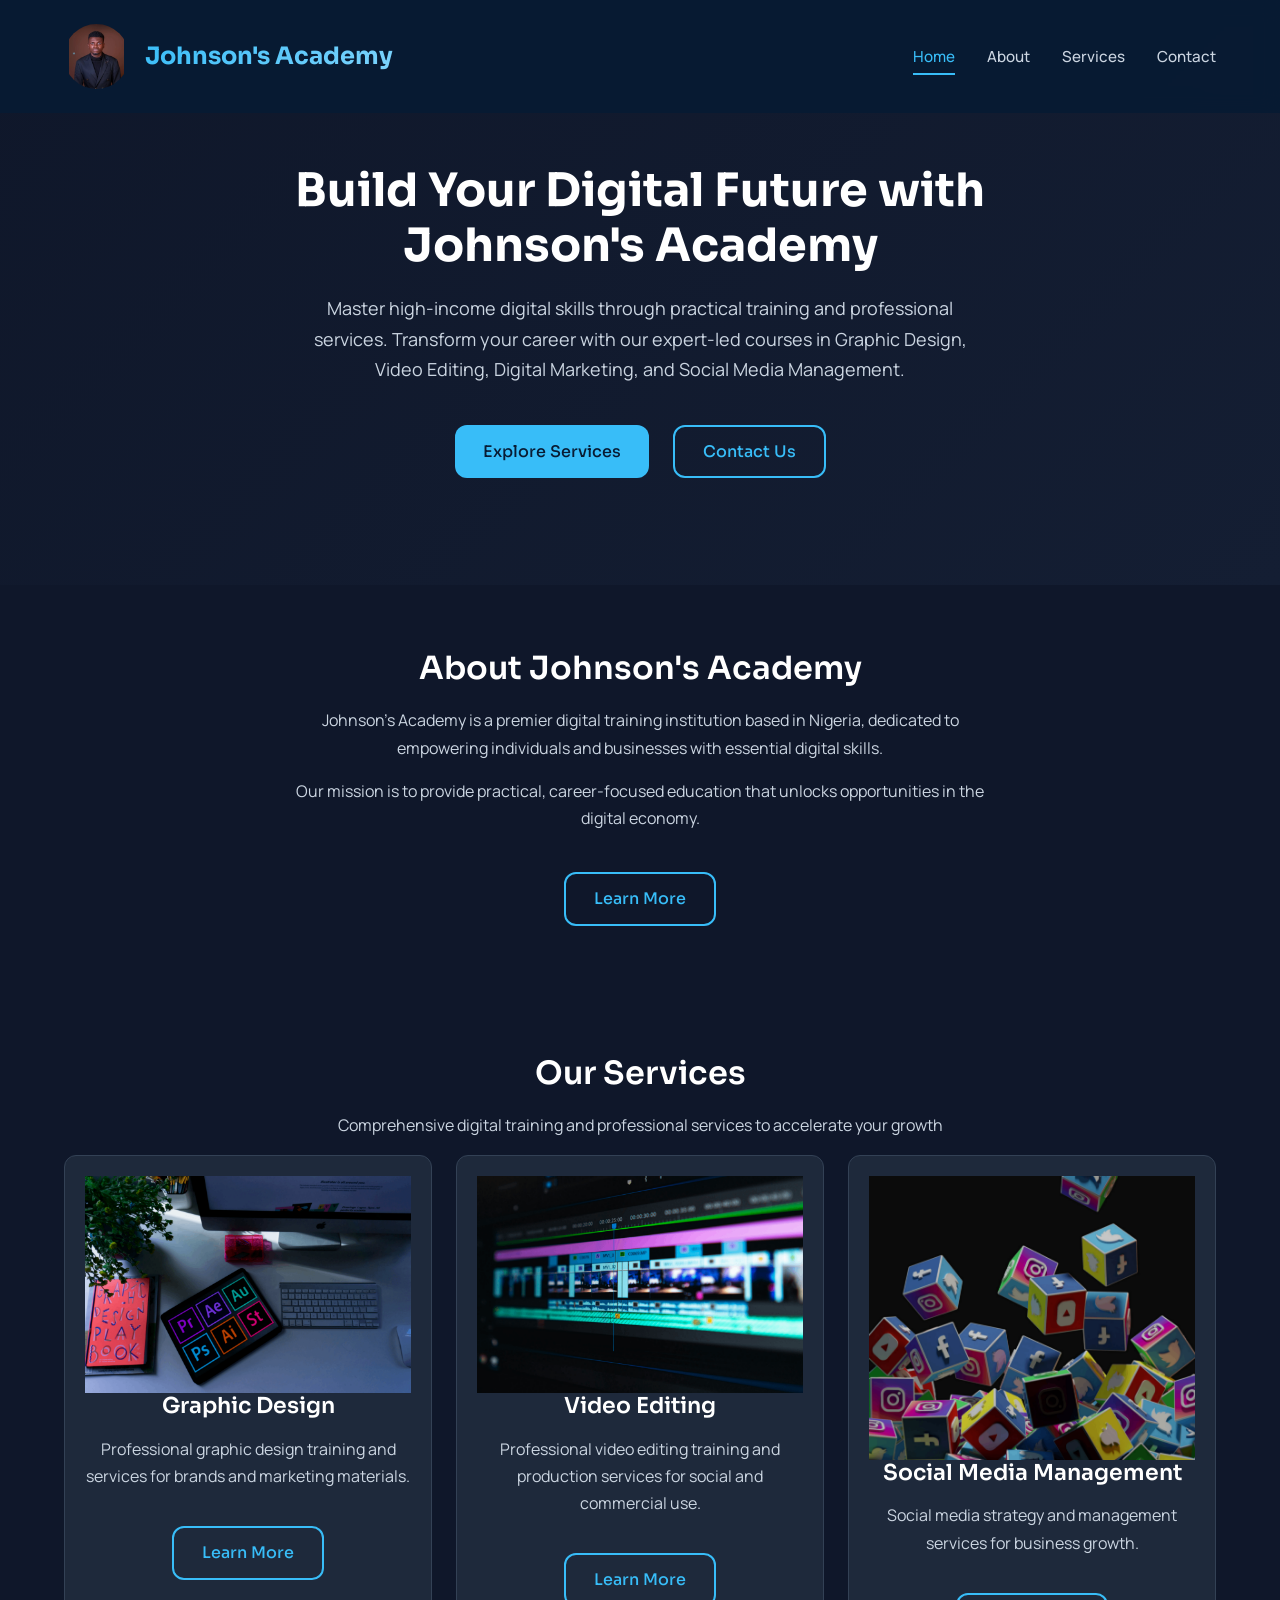
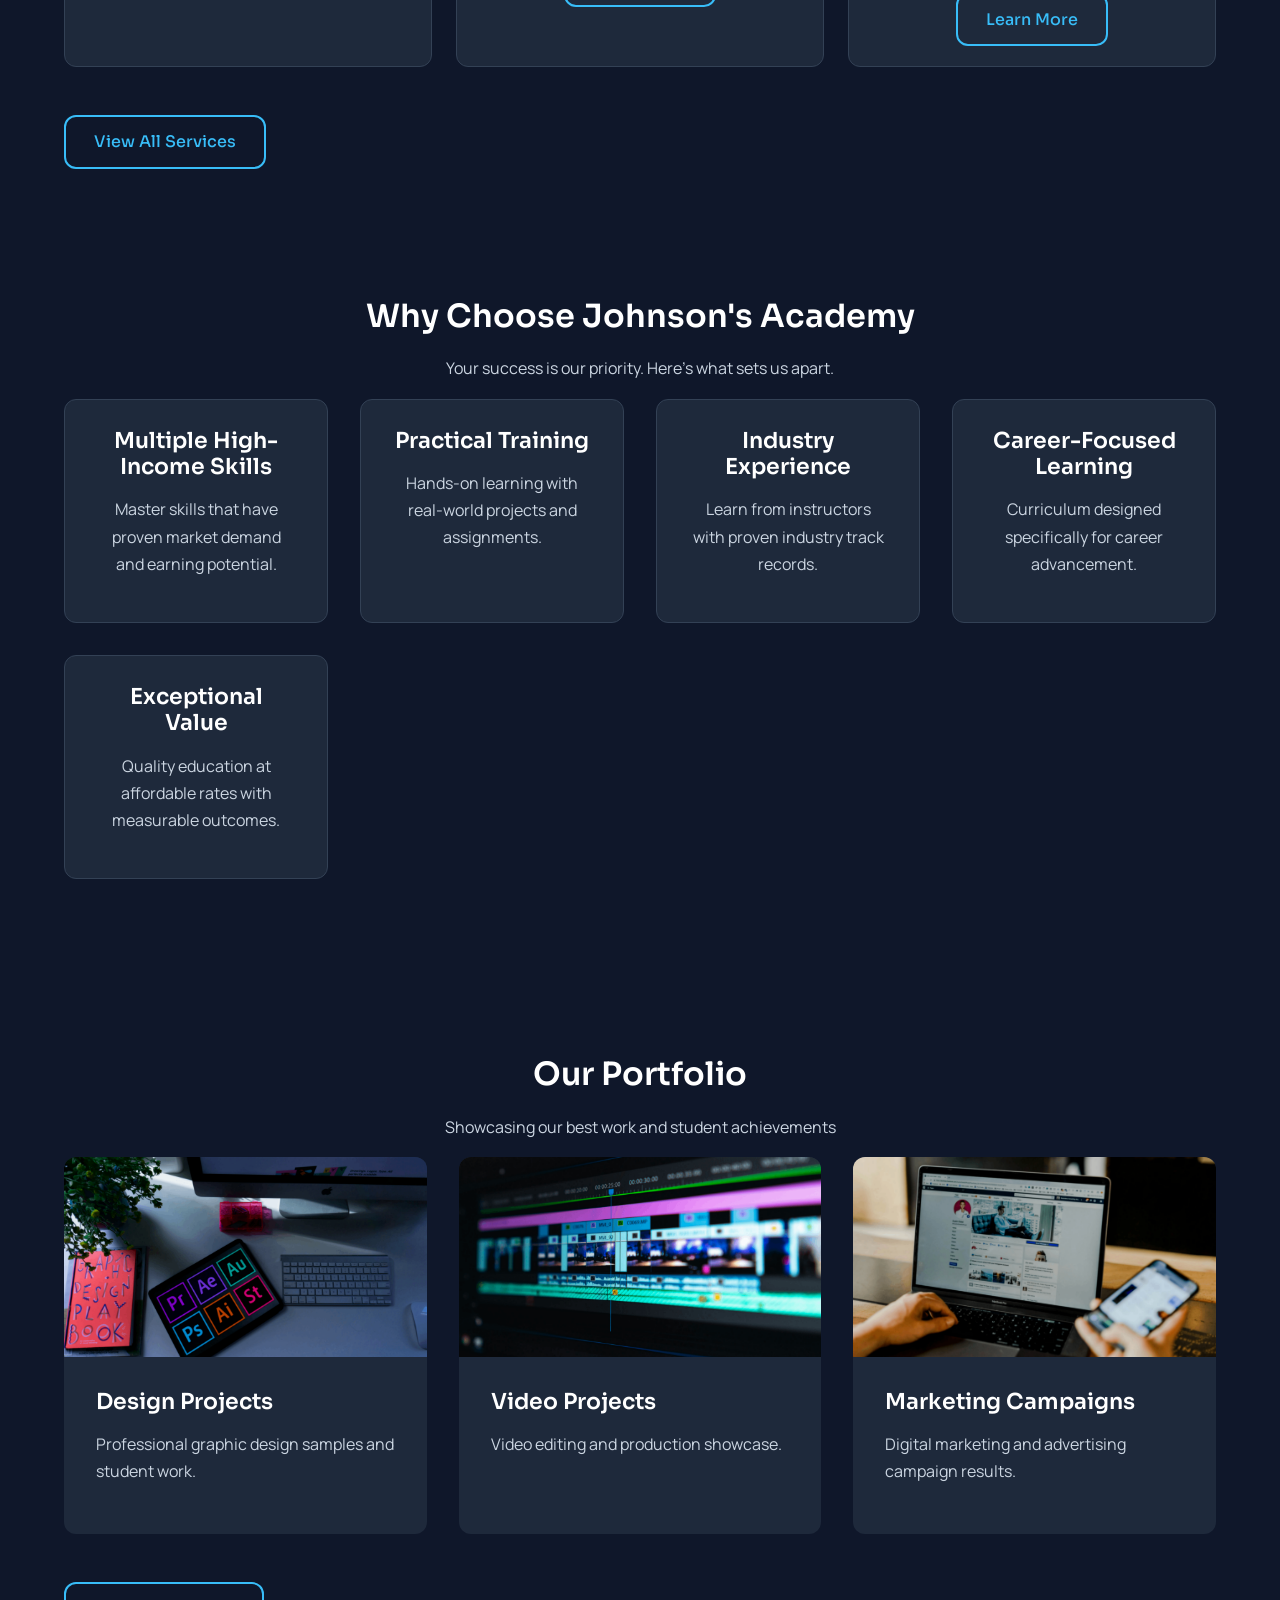
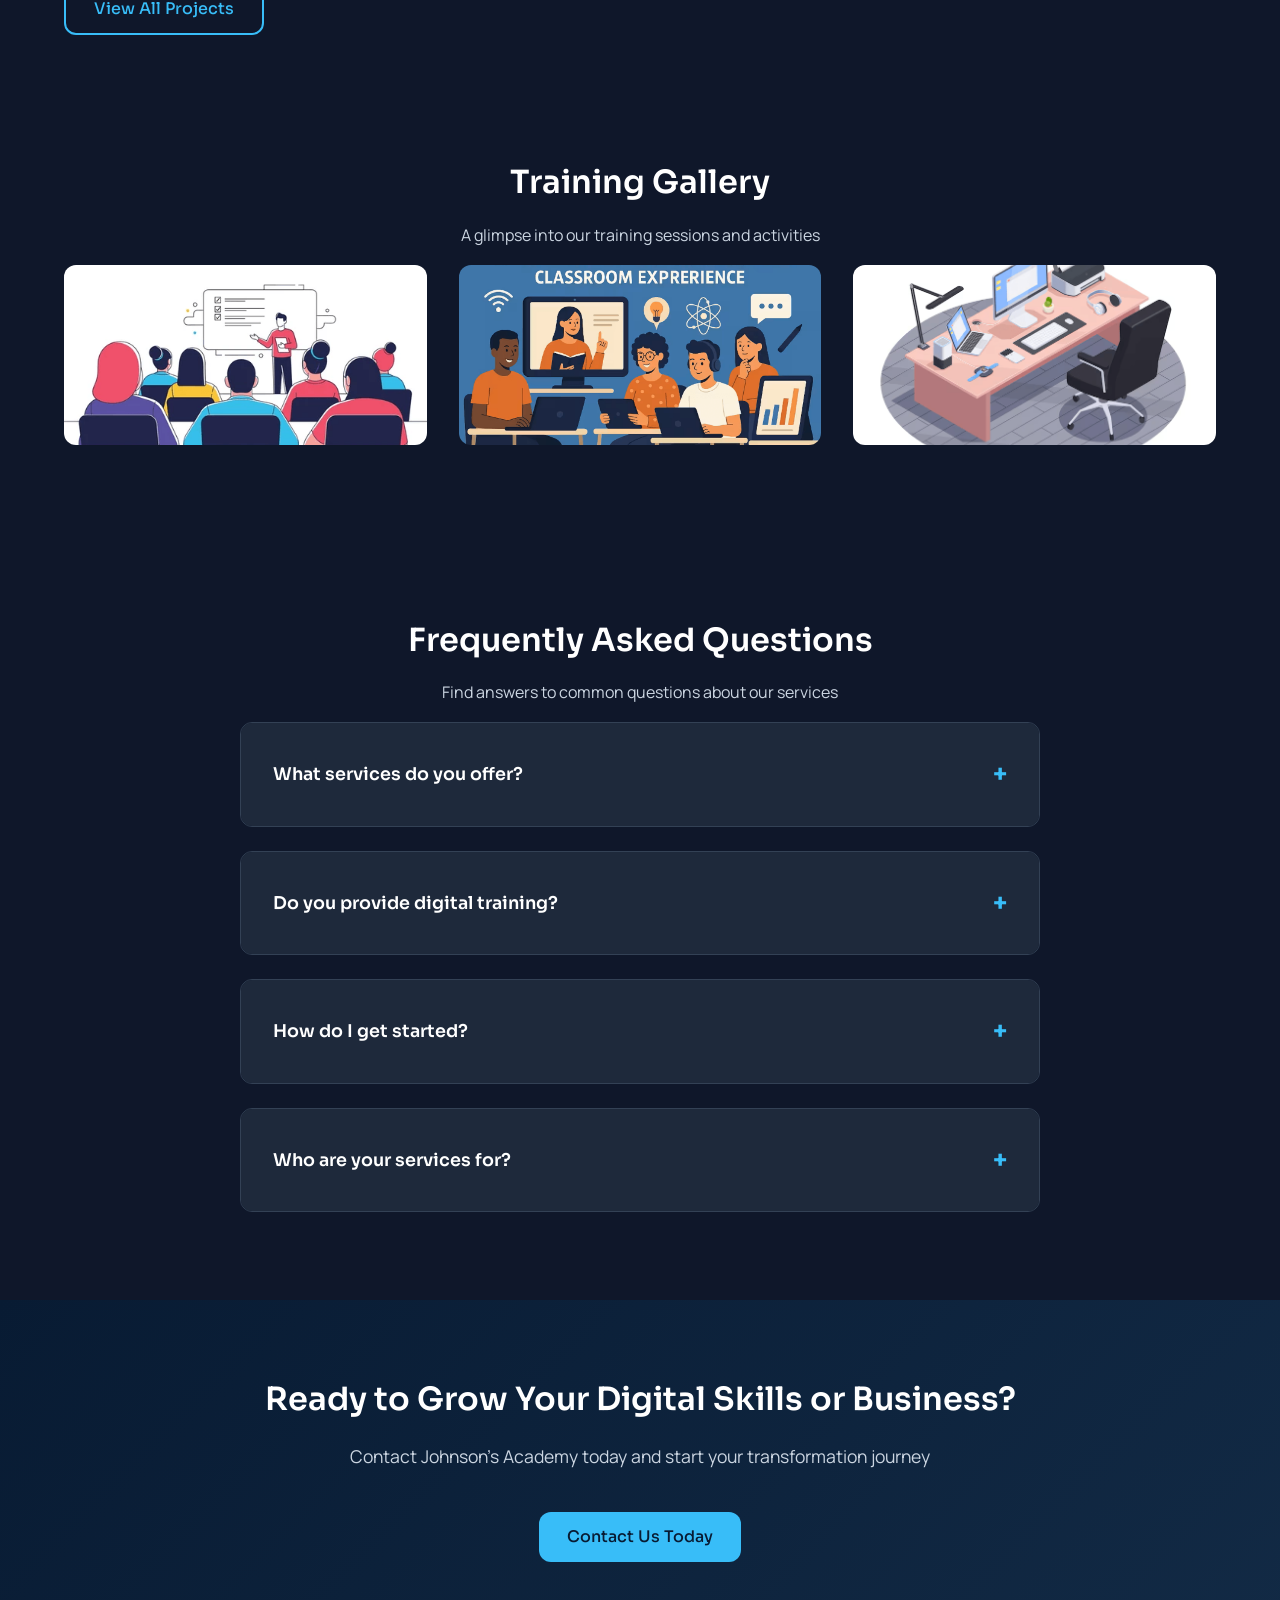
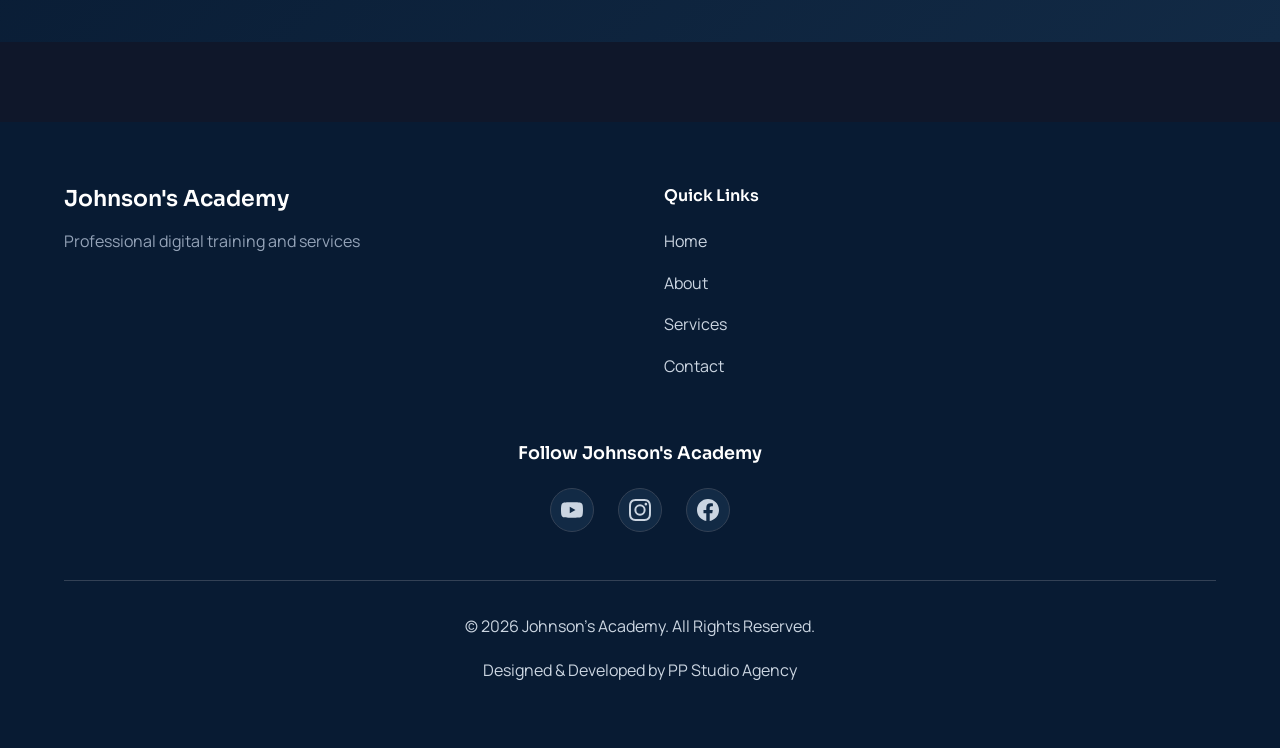
<file: index.html>
<!DOCTYPE html>
<html lang="en">
<head>
    <meta charset="UTF-8">
    <meta name="viewport" content="width=device-width, initial-scale=1.0, viewport-fit=cover">
    <title>Johnson's Academy | Digital Skills Training & Digital Services in Nigeria</title>
    <meta name="description" content="Johnson's Academy offers professional digital skills training in Nigeria. Learn Graphic Design, Video Editing, Digital Marketing & Social Media Management. Start your digital career today.">
    <link rel="canonical" href="https://www.johnsonsacademy.com.ng/">
    <link rel="preconnect" href="https://fonts.googleapis.com">
    <link rel="preconnect" href="https://fonts.gstatic.com" crossorigin>
    <link href="https://fonts.googleapis.com/css2?family=Sora:wght@600;700&family=Manrope:wght@400;500;600&display=swap" rel="stylesheet">
    <link rel="icon" type="image/png" href="favicon/favicon.png">
    <link rel="apple-touch-icon" href="favicon/favicon.png">
    <link rel="stylesheet" href="css/style.css">

    <!-- Open Graph / Social Sharing -->
    <meta property="og:title" content="Johnson's Academy | Digital Skills Training & Digital Services in Nigeria">
    <meta property="og:description" content="Professional digital skills training academy in Nigeria. Master Graphic Design, Video Editing, Digital Marketing & Social Media Management.">
    <meta property="og:image" content="https://www.johnsonsacademy.com.ng/images/profile/profile.png">
    <meta property="og:url" content="https://www.johnsonsacademy.com.ng/">
    <meta property="og:type" content="website">
    <meta property="og:site_name" content="Johnson's Academy">

    <!-- Twitter Card -->
    <meta name="twitter:card" content="summary_large_image">
    <meta name="twitter:title" content="Johnson's Academy | Digital Skills Training & Digital Services in Nigeria">
    <meta name="twitter:description" content="Professional digital skills training academy in Nigeria. Master Graphic Design, Video Editing, Digital Marketing & Social Media Management.">
    <meta name="twitter:image" content="https://www.johnsonsacademy.com.ng/images/profile/profile.png">

    <!-- JSON-LD Structured Data -->
    <script type="application/ld+json">
    {
        "@context": "https://schema.org",
        "@type": "EducationalOrganization",
        "name": "Johnson's Academy",
        "url": "https://www.johnsonsacademy.com.ng",
        "logo": "https://www.johnsonsacademy.com.ng/favicon/favicon.png",
        "description": "Professional digital skills training academy based in Nigeria. Offering courses in Graphic Design, Video Editing, Digital Marketing, Social Media Management, and Advertising skills.",
        "sameAs": [
            "https://www.youtube.com/channel/UC1k7MK6wieL0x0RPp7bFbtQ",
            "https://www.instagram.com/pauljohnsons_academy",
            "https://www.facebook.com/share/1EbCTu1n5e/?mibextid=wwXIfr"
        ]
    }
    </script>
    <script type="application/ld+json">
    {
        "@context": "https://schema.org",
        "@type": "WebSite",
        "name": "Johnson's Academy",
        "url": "https://www.johnsonsacademy.com.ng"
    }
    </script>


</head>
<body>
    <a href="#main-content" class="skip-link">Skip to main content</a>
    <header class="navbar">
        <div class="container">
            <div class="logo">
                <picture>
                    <source srcset="images/profile/profile.webp" type="image/webp">
                    <img src="images/profile/profile.png" alt="Johnson's Academy" class="logo-img" width="45" height="45">
                </picture>
                <span>Johnson's Academy</span>
            </div>
            <nav class="nav-menu">
                <ul>
                    <li><a href="index.html" class="active" aria-label="Home page">Home</a></li>
                    <li><a href="about.html" aria-label="About us">About</a></li>
                    <li><a href="services.html" aria-label="Our services">Services</a></li>
                    <li><a href="contact.html" aria-label="Contact us">Contact</a></li>
                </ul>
                <a href="contact.html" class="btn btn-primary mobile-drawer-cta">Get Started</a>
            </nav>
            <div class="mobile-menu-toggle" role="button" tabindex="0" aria-label="Toggle mobile menu" aria-expanded="false" aria-controls="nav-menu">
                <span></span>
                <span></span>
                <span></span>
            </div>
        </div>
    </header>

    <main id="main-content">
    <section class="hero">
        <div class="container">
            <div class="hero-content">
                <h1>Build Your Digital Future with Johnson's Academy</h1>
                <p>Master high-income digital skills through practical training and professional services. Transform your career with our expert-led courses in Graphic Design, Video Editing, Digital Marketing, and Social Media Management.</p>
                <div class="hero-buttons">
                    <a href="services.html" class="btn btn-primary">Explore Services</a>
                    <a href="contact.html" class="btn btn-secondary">Contact Us</a>
                </div>
            </div>
        </div>
    </section>

    <section id="about" class="about-preview">
        <div class="container">
            <h2>About Johnson's Academy</h2>
            <div class="about-content">
                <div class="about-text">
                    <p>Johnson's Academy is a premier digital training institution based in Nigeria, dedicated to empowering individuals and businesses with essential digital skills.</p>
                    <p>Our mission is to provide practical, career-focused education that unlocks opportunities in the digital economy.</p>
                    <a href="about.html" class="btn btn-secondary">Learn More</a>
                </div>
            </div>
        </div>
    </section>

    <section class="services-preview">
        <div class="container">
            <h2>Our Services</h2>
            <p class="text-center">Comprehensive digital training and professional services to accelerate your growth</p>
            <div class="services-grid">
                <div class="service-card">
                    <picture>
                        <source srcset="images/icons/graphic design.webp" type="image/webp">
                        <img src="images/icons/graphic design.png" alt="Graphic Design icon" class="service-icon-img" loading="lazy" width="400" height="230">
                    </picture>
                    <h3>Graphic Design</h3>
                    <p>Professional graphic design training and services for brands and marketing materials.</p>
                    <a href="services.html#graphic-design" class="btn btn-secondary">Learn More</a>
                </div>
                <div class="service-card">
                    <picture>
                        <source srcset="images/icons/video editing.webp" type="image/webp">
                        <img src="images/icons/video editing.png" alt="Video Editing icon" class="service-icon-img" loading="lazy" width="400" height="230">
                    </picture>
                    <h3>Video Editing</h3>
                    <p>Professional video editing training and production services for social and commercial use.</p>
                    <a href="services.html#video-editing" class="btn btn-secondary">Learn More</a>
                </div>
                <div class="service-card">
                    <picture>
                        <source srcset="images/icons/social media management.webp" type="image/webp">
                        <img src="images/icons/social media management.png" alt="Social Media Management icon" class="service-icon-img" loading="lazy" width="400" height="230">
                    </picture>
                    <h3>Social Media Management</h3>
                    <p>Social media strategy and management services for business growth.</p>
                    <a href="services.html#social-media" class="btn btn-secondary">Learn More</a>
                </div>
            </div>
            <a href="services.html" class="btn btn-outline">View All Services</a>
        </div>
    </section>

    <section class="why-choose-us">
        <div class="container">
            <h2>Why Choose Johnson's Academy</h2>
            <p class="text-center">Your success is our priority. Here's what sets us apart.</p>
            <div class="reasons-grid">
                <div class="reason-card">
                    <h3>Multiple High-Income Skills</h3>
                    <p>Master skills that have proven market demand and earning potential.</p>
                </div>
                <div class="reason-card">
                    <h3>Practical Training</h3>
                    <p>Hands-on learning with real-world projects and assignments.</p>
                </div>
                <div class="reason-card">
                    <h3>Industry Experience</h3>
                    <p>Learn from instructors with proven industry track records.</p>
                </div>
                <div class="reason-card">
                    <h3>Career-Focused Learning</h3>
                    <p>Curriculum designed specifically for career advancement.</p>
                </div>
                <div class="reason-card">
                    <h3>Exceptional Value</h3>
                    <p>Quality education at affordable rates with measurable outcomes.</p>
                </div>
            </div>
        </div>
    </section>

    <section class="portfolio-preview">
        <div class="container">
            <h2>Our Portfolio</h2>
            <p class="text-center">Showcasing our best work and student achievements</p>
            <div class="portfolio-grid">
                <div class="portfolio-item">
                    <picture>
                        <source srcset="images/portfolio/graphic design.webp" type="image/webp">
                        <img src="images/portfolio/graphic design.png" alt="Graphic Design Project - Student work samples" loading="lazy" width="400" height="200">
                    </picture>
                    <div class="portfolio-content">
                        <h3>Design Projects</h3>
                        <p>Professional graphic design samples and student work.</p>
                    </div>
                </div>
                <div class="portfolio-item">
                    <picture>
                        <source srcset="images/portfolio/video editing.webp" type="image/webp">
                        <img src="images/portfolio/video editing.png" alt="Video Editing Project - Production samples" loading="lazy" width="400" height="200">
                    </picture>
                    <div class="portfolio-content">
                        <h3>Video Projects</h3>
                        <p>Video editing and production showcase.</p>
                    </div>
                </div>
                <div class="portfolio-item">
                    <picture>
                        <source srcset="images/portfolio/digital marketing.webp" type="image/webp">
                        <img src="images/portfolio/digital marketing.png" alt="Digital Marketing Project - Campaign results" loading="lazy" width="400" height="200">
                    </picture>
                    <div class="portfolio-content">
                        <h3>Marketing Campaigns</h3>
                        <p>Digital marketing and advertising campaign results.</p>
                    </div>
                </div>
            </div>
            <a href="services.html" class="btn btn-outline">View All Projects</a>
        </div>
    </section>

    <section class="gallery-preview">
        <div class="container">
            <h2>Training Gallery</h2>
            <p class="text-center">A glimpse into our training sessions and activities</p>
            <div class="gallery-grid">
                <div class="gallery-item">
                    <img src="images/gallery/training-session.png" alt="Training session at Johnson's Academy" loading="lazy" width="400" height="180">
                </div>
                <div class="gallery-item">
                    <picture>
                        <source srcset="images/gallery/student working.webp" type="image/webp">
                        <img src="images/gallery/student working.png" alt="Student working on digital design project" loading="lazy" width="400" height="180">
                    </picture>
                </div>
                <div class="gallery-item">
                    <picture>
                        <source srcset="images/gallery/modern workspace.webp" type="image/webp">
                        <img src="images/gallery/modern workspace.png" alt="Modern workspace at Johnson's Academy" loading="lazy" width="400" height="180">
                    </picture>
                </div>
            </div>
        </div>
    </section>

    <section class="faq-preview">
        <div class="container">
            <h2>Frequently Asked Questions</h2>
            <p class="text-center">Find answers to common questions about our services</p>
            <div class="faq-accordion">
                <details class="faq-item">
                    <summary class="faq-question">What services do you offer?</summary>
                    <div class="faq-answer">
                        <p>We offer digital skills training in Graphic Design, Video Editing, Social Media Management, Facebook & Instagram Ads, and Digital Marketing. We also provide professional digital services to businesses.</p>
                    </div>
                </details>
                <details class="faq-item">
                    <summary class="faq-question">Do you provide digital training?</summary>
                    <div class="faq-answer">
                        <p>Yes, we offer comprehensive digital training programs for individuals looking to start or advance their careers in the digital space.</p>
                    </div>
                </details>
                <details class="faq-item">
                    <summary class="faq-question">How do I get started?</summary>
                    <div class="faq-answer">
                        <p>Simply contact us through our contact page or call us directly. We'll guide you through the enrollment process and help you choose the right program.</p>
                    </div>
                </details>
                <details class="faq-item">
                    <summary class="faq-question">Who are your services for?</summary>
                    <div class="faq-answer">
                        <p>Our training services are for individuals seeking digital skills. Our professional services are for businesses looking for digital solutions.</p>
                    </div>
                </details>
            </div>
        </div>
    </section>

    <section class="cta">
        <div class="container">
            <h2>Ready to Grow Your Digital Skills or Business?</h2>
            <p>Contact Johnson's Academy today and start your transformation journey</p>
            <div class="cta-buttons">
                <a href="contact.html" class="btn btn-primary">Contact Us Today</a>
            </div>
        </div>
    </section>
    </main>

    <footer class="footer">
        <div class="container">
            <div class="footer-content">
                <div class="footer-brand">
                    <h3>Johnson's Academy</h3>
                    <p>Professional digital training and services</p>
                </div>
                <div class="footer-links">
                    <h4>Quick Links</h4>
                    <ul>
                        <li><a href="index.html">Home</a></li>
                        <li><a href="about.html">About</a></li>
                        <li><a href="services.html">Services</a></li>
                        <li><a href="contact.html">Contact</a></li>
                    </ul>
                </div>
            </div>
            <div class="footer-social">
                <h4>Follow Johnson's Academy</h4>
                <div class="social-links">
                    <a href="https://www.youtube.com/channel/UC1k7MK6wieL0x0RPp7bFbtQ" class="social-link" target="_blank" rel="noopener noreferrer" aria-label="Follow Johnson's Academy on YouTube">
                        <svg class="social-youtube" viewBox="0 0 24 24" xmlns="http://www.w3.org/2000/svg">
                            <path d="M23.498 6.186a3.016 3.016 0 0 0-2.122-2.136C19.505 3.545 12 3.545 12 3.545s-7.505 0-9.377.505A3.017 3.017 0 0 0 .502 6.186C0 8.07 0 12 0 12s0 3.93.502 5.814a3.016 3.016 0 0 0 2.122 2.136c1.871.505 9.376.505 9.376.505s7.505 0 9.377-.505a3.015 3.015 0 0 0 2.122-2.136C24 15.93 24 12 24 12s0-3.93-.502-5.814zM9.545 15.568V8.432L15.818 12l-6.273 3.568z"/>
                        </svg>
                    </a>
                    <a href="https://www.instagram.com/pauljohnsons_academy" class="social-link" target="_blank" rel="noopener noreferrer" aria-label="Follow Johnson's Academy on Instagram">
                        <svg class="social-instagram" viewBox="0 0 24 24" xmlns="http://www.w3.org/2000/svg">
                            <path d="M12 2.163c3.204 0 3.584.012 4.85.07 3.252.148 4.771 1.691 4.919 4.919.058 1.265.069 1.645.069 4.849 0 3.205-.012 3.584-.069 4.849-.149 3.225-1.664 4.771-4.919 4.919-1.266.058-1.644.07-4.85.07-3.204 0-3.584-.012-4.849-.07-3.26-.149-4.771-1.699-4.919-4.92-.058-1.265-.07-1.644-.07-4.849 0-3.204.013-3.583.07-4.849.149-3.227 1.664-4.771 4.919-4.919 1.266-.057 1.645-.069 4.849-.069zM12 0C8.741 0 8.333.014 7.053.072 2.695.272.273 2.69.073 7.052.014 8.333 0 8.741 0 12c0 3.259.014 3.668.072 4.948.2 4.358 2.618 6.78 6.98 6.98C8.333 23.986 8.741 24 12 24c3.259 0 3.668-.014 4.948-.072 4.354-.2 6.782-2.618 6.979-6.98.059-1.28.073-1.689.073-4.948 0-3.259-.014-3.667-.072-4.947-.196-4.354-2.617-6.78-6.979-6.98C15.668.014 15.259 0 12 0zm0 5.838a6.162 6.162 0 1 0 0 12.324 6.162 6.162 0 0 0 0-12.324zM12 16a4 4 0 1 1 0-8 4 4 0 0 1 0 8zm6.406-11.845a1.44 1.44 0 1 0 0 2.881 1.44 1.44 0 0 0 0-2.881z"/>
                        </svg>
                    </a>
                    <a href="https://www.facebook.com/share/1EbCTu1n5e/?mibextid=wwXIfr" class="social-link" target="_blank" rel="noopener noreferrer" aria-label="Follow Johnson's Academy on Facebook">
                        <svg class="social-facebook" viewBox="0 0 24 24" xmlns="http://www.w3.org/2000/svg">
                            <path d="M24 12.073c0-6.627-5.373-12-12-12s-12 5.373-12 12c0 5.99 4.388 10.954 10.125 11.854v-8.385H7.078v-3.47h3.047V9.43c0-3.007 1.792-4.669 4.533-4.669 1.312 0 2.686.235 2.686.235v2.953H15.83c-1.491 0-1.956.925-1.956 1.874v2.25h3.328l-.532 3.47h-2.796v8.385C19.612 23.027 24 18.062 24 12.073z"/>
                        </svg>
                    </a>
                </div>
            </div>
            <div class="footer-bottom">
                <p>&copy; 2026 Johnson's Academy. All Rights Reserved.</p>
                <p>Designed & Developed by PP Studio Agency</p>
            </div>
        </div>
    </footer>

    <script src="js/script.js" defer></script>
    <noscript>
        <style>
            .hidden { opacity: 1 !important; transform: none !important; }
        </style>
    </noscript>
</body>
</html>
</file>
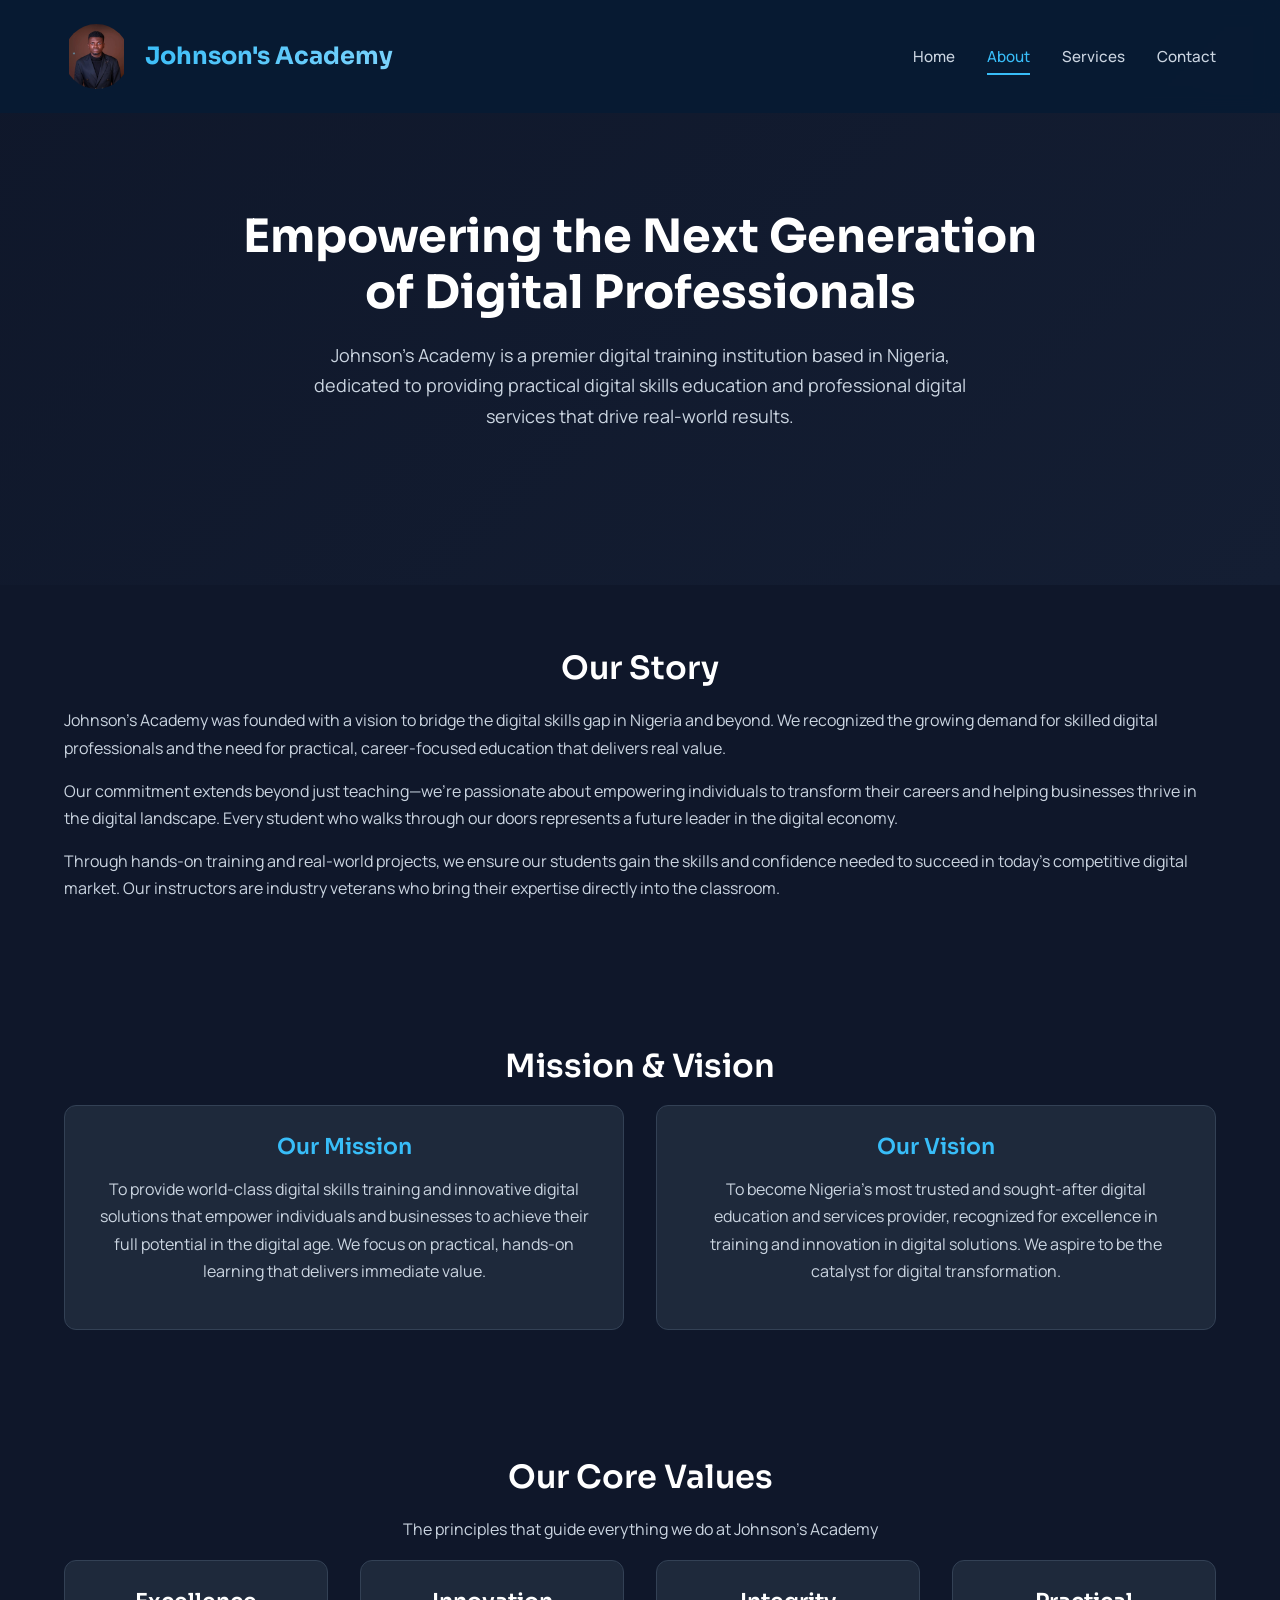
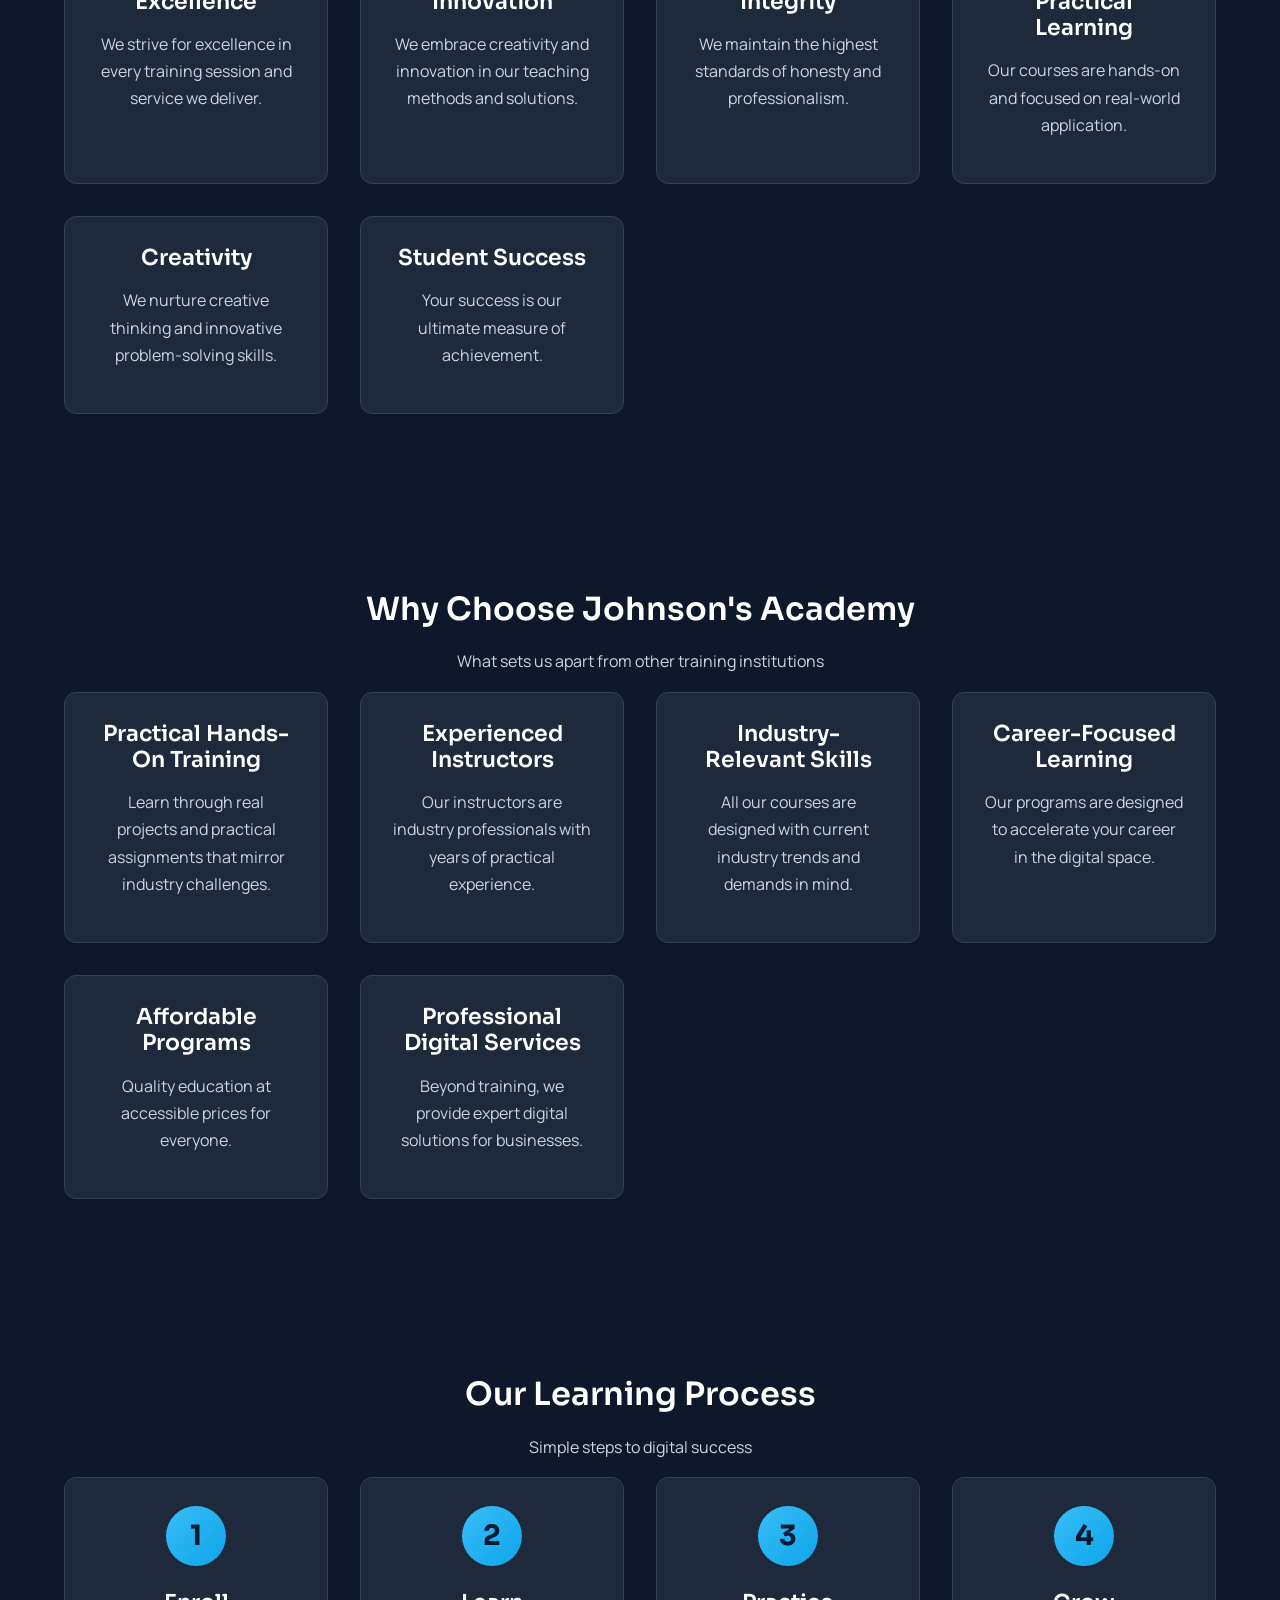
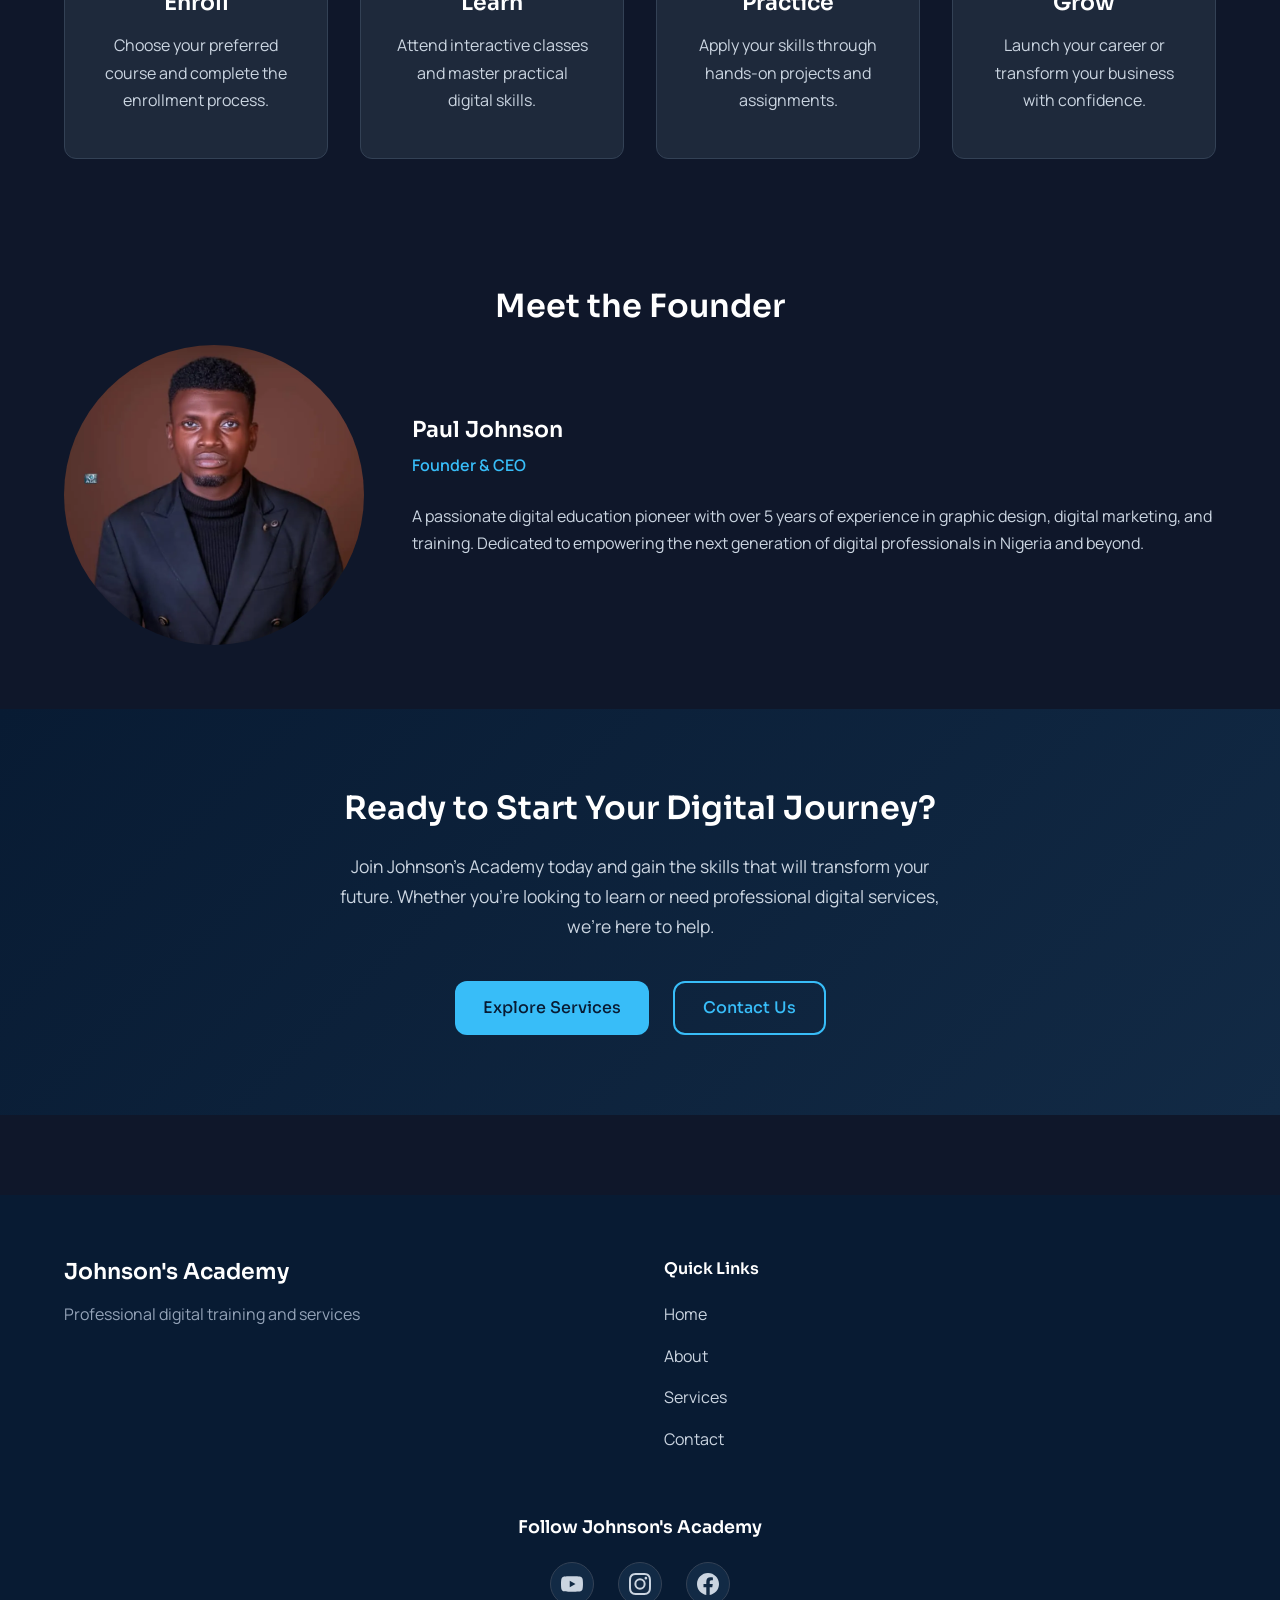
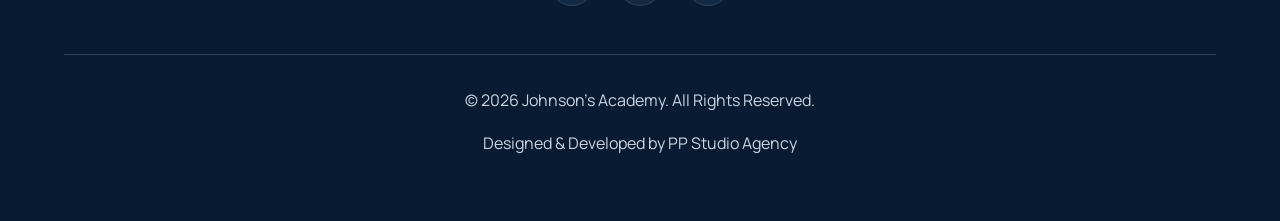
<file: about.html>
<!DOCTYPE html>
<html lang="en">
    <head>
        <meta charset="UTF-8" />
        <meta name="viewport" content="width=device-width, initial-scale=1.0, viewport-fit=cover" />
        <title>
            About Johnson's Academy | Empowering Digital Professionals
        </title>
        <meta
            name="description"
            content="Learn about Johnson's Academy, a premier digital training institution in Nigeria. We provide practical digital skills training and professional digital services to empower individuals and businesses."
        />
        <link rel="canonical" href="https://www.johnsonsacademy.com.ng/about.html" />
        <link rel="preconnect" href="https://fonts.googleapis.com" />
        <link rel="preconnect" href="https://fonts.gstatic.com" crossorigin />
        <link
            href="https://fonts.googleapis.com/css2?family=Sora:wght@600;700&family=Manrope:wght@400;500;600&display=swap"
            rel="stylesheet"
        />
        <link rel="icon" type="image/png" href="favicon/favicon.png" />
        <link rel="apple-touch-icon" href="favicon/favicon.png" />
        <link rel="stylesheet" href="css/style.css" />

        <!-- Open Graph / Social Sharing -->
        <meta property="og:title" content="About Johnson's Academy | Empowering Digital Professionals" />
        <meta property="og:description" content="Learn about Johnson's Academy, a premier digital training institution in Nigeria. We provide practical digital skills training and professional digital services." />
        <meta property="og:image" content="https://www.johnsonsacademy.com.ng/images/about/about.png" />
        <meta property="og:url" content="https://www.johnsonsacademy.com.ng/about.html" />
        <meta property="og:type" content="website" />
        <meta property="og:site_name" content="Johnson's Academy" />

        <!-- Twitter Card -->
        <meta name="twitter:card" content="summary_large_image" />
        <meta name="twitter:title" content="About Johnson's Academy | Empowering Digital Professionals" />
        <meta name="twitter:description" content="Learn about Johnson's Academy, a premier digital training institution in Nigeria providing practical skills training and professional digital services." />
        <meta name="twitter:image" content="https://www.johnsonsacademy.com.ng/images/about/about.png" />

        <!-- JSON-LD Structured Data -->
        <script type="application/ld+json">
        {
            "@context": "https://schema.org",
            "@type": "EducationalOrganization",
            "name": "Johnson's Academy",
            "url": "https://www.johnsonsacademy.com.ng",
            "logo": "https://www.johnsonsacademy.com.ng/favicon/favicon.png",
            "description": "Professional digital skills training academy based in Nigeria. Offering courses in Graphic Design, Video Editing, Digital Marketing, Social Media Management, and Advertising skills.",
            "sameAs": [
                "https://www.youtube.com/channel/UC1k7MK6wieL0x0RPp7bFbtQ",
                "https://www.instagram.com/pauljohnsons_academy",
                "https://www.facebook.com/share/1EbCTu1n5e/?mibextid=wwXIfr"
            ]
        }
        </script>
        <script type="application/ld+json">
        {
            "@context": "https://schema.org",
            "@type": "BreadcrumbList",
            "itemListElement": [
                {
                    "@type": "ListItem",
                    "position": 1,
                    "name": "Home",
                    "item": "https://www.johnsonsacademy.com.ng/"
                },
                {
                    "@type": "ListItem",
                    "position": 2,
                    "name": "About",
                    "item": "https://www.johnsonsacademy.com.ng/about.html"
                }
            ]
        }
        </script>
        <script type="application/ld+json">
        {
            "@context": "https://schema.org",
            "@type": "WebSite",
            "name": "Johnson's Academy",
            "url": "https://www.johnsonsacademy.com.ng"
        }
        </script>


    </head>
    <body>
        <a href="#main-content" class="skip-link">Skip to main content</a>
        <header class="navbar">
            <div class="container">
                <div class="logo">
                    <picture>
                        <source srcset="images/profile/profile.webp" type="image/webp">
                        <img src="images/profile/profile.png" alt="Johnson's Academy" class="logo-img" width="45" height="45" />
                    </picture>
                    <span>Johnson's Academy</span>
                </div>
                <nav class="nav-menu">
                    <ul>
                        <li>
                            <a href="index.html" aria-label="Home page">Home</a>
                        </li>
                        <li>
                            <a
                                href="about.html"
                                class="active"
                                aria-label="About us"
                                >About</a
                            >
                        </li>
                        <li>
                            <a href="services.html" aria-label="Our services"
                                >Services</a
                            >
                        </li>
                        <li>
                            <a href="contact.html" aria-label="Contact us"
                                >Contact</a
                            >
                        </li>
                    </ul>
                    <a href="contact.html" class="btn btn-primary mobile-drawer-cta">Get Started</a>
                </nav>
                <div class="mobile-menu-toggle" role="button" tabindex="0" aria-label="Toggle mobile menu" aria-expanded="false" aria-controls="nav-menu">
                    <span></span>
                    <span></span>
                    <span></span>
                </div>
            </div>
        </header>

        <main id="main-content">
            <section class="about-hero">
                <div class="container">
                    <div class="hero-content">
                        <h1>
                            Empowering the Next Generation of Digital
                            Professionals
                        </h1>
                        <p>
                            Johnson's Academy is a premier digital training
                            institution based in Nigeria, dedicated to providing
                            practical digital skills education and professional
                            digital services that drive real-world results.
                        </p>
                    </div>
                </div>
            </section>

            <section class="our-story">
                <div class="container">
                    <h2>Our Story</h2>
                    <div class="story-content">
                        <p>
                            Johnson's Academy was founded with a vision to
                            bridge the digital skills gap in Nigeria and
                            beyond. We recognized the growing demand for
                            skilled digital professionals and the need for
                            practical, career-focused education that
                            delivers real value.
                        </p>
                        <p>
                            Our commitment extends beyond just
                            teaching—we're passionate about empowering
                            individuals to transform their careers and
                            helping businesses thrive in the digital
                            landscape. Every student who walks through our
                            doors represents a future leader in the digital
                            economy.
                        </p>
                        <p>
                            Through hands-on training and real-world
                            projects, we ensure our students gain the skills
                            and confidence needed to succeed in today's
                            competitive digital market. Our instructors are
                            industry veterans who bring their expertise
                            directly into the classroom.
                        </p>
                    </div>
                </div>
            </section>

            <section class="mission-vision">
                <div class="container">
                    <h2>Mission & Vision</h2>
                    <div class="mv-grid">
                        <div class="mv-card">
                            <h3>Our Mission</h3>
                            <p>
                                To provide world-class digital skills training
                                and innovative digital solutions that empower
                                individuals and businesses to achieve their full
                                potential in the digital age. We focus on
                                practical, hands-on learning that delivers
                                immediate value.
                            </p>
                        </div>
                        <div class="mv-card">
                            <h3>Our Vision</h3>
                            <p>
                                To become Nigeria's most trusted and
                                sought-after digital education and services
                                provider, recognized for excellence in training
                                and innovation in digital solutions. We aspire
                                to be the catalyst for digital transformation.
                            </p>
                        </div>
                    </div>
                </div>
            </section>

            <section class="core-values">
                <div class="container">
                    <h2>Our Core Values</h2>
                    <p class="text-center">
                        The principles that guide everything we do at Johnson's
                        Academy
                    </p>
                    <div class="values-grid">
                        <div class="value-card">
                            <h3>Excellence</h3>
                            <p>
                                We strive for excellence in every training
                                session and service we deliver.
                            </p>
                        </div>
                        <div class="value-card">
                            <h3>Innovation</h3>
                            <p>
                                We embrace creativity and innovation in our
                                teaching methods and solutions.
                            </p>
                        </div>
                        <div class="value-card">
                            <h3>Integrity</h3>
                            <p>
                                We maintain the highest standards of honesty and
                                professionalism.
                            </p>
                        </div>
                        <div class="value-card">
                            <h3>Practical Learning</h3>
                            <p>
                                Our courses are hands-on and focused on
                                real-world application.
                            </p>
                        </div>
                        <div class="value-card">
                            <h3>Creativity</h3>
                            <p>
                                We nurture creative thinking and innovative
                                problem-solving skills.
                            </p>
                        </div>
                        <div class="value-card">
                            <h3>Student Success</h3>
                            <p>
                                Your success is our ultimate measure of
                                achievement.
                            </p>
                        </div>
                    </div>
                </div>
            </section>

            <section class="why-choose-us">
                <div class="container">
                    <h2>Why Choose Johnson's Academy</h2>
                    <p class="text-center">
                        What sets us apart from other training institutions
                    </p>
                    <div class="reasons-grid">
                        <div class="reason-card">
                            <h3>Practical Hands-On Training</h3>
                            <p>
                                Learn through real projects and practical
                                assignments that mirror industry challenges.
                            </p>
                        </div>
                        <div class="reason-card">
                            <h3>Experienced Instructors</h3>
                            <p>
                                Our instructors are industry professionals with
                                years of practical experience.
                            </p>
                        </div>
                        <div class="reason-card">
                            <h3>Industry-Relevant Skills</h3>
                            <p>
                                All our courses are designed with current
                                industry trends and demands in mind.
                            </p>
                        </div>
                        <div class="reason-card">
                            <h3>Career-Focused Learning</h3>
                            <p>
                                Our programs are designed to accelerate your
                                career in the digital space.
                            </p>
                        </div>
                        <div class="reason-card">
                            <h3>Affordable Programs</h3>
                            <p>
                                Quality education at accessible prices for
                                everyone.
                            </p>
                        </div>
                        <div class="reason-card">
                            <h3>Professional Digital Services</h3>
                            <p>
                                Beyond training, we provide expert digital
                                solutions for businesses.
                            </p>
                        </div>
                    </div>
                </div>
            </section>

            <section class="learning-process">
                <div class="container">
                    <h2>Our Learning Process</h2>
                    <p class="text-center">Simple steps to digital success</p>
                    <div class="process-grid">
                        <div class="process-step">
                            <div class="step-number">1</div>
                            <h3>Enroll</h3>
                            <p>
                                Choose your preferred course and complete the
                                enrollment process.
                            </p>
                        </div>
                        <div class="process-step">
                            <div class="step-number">2</div>
                            <h3>Learn</h3>
                            <p>
                                Attend interactive classes and master practical
                                digital skills.
                            </p>
                        </div>
                        <div class="process-step">
                            <div class="step-number">3</div>
                            <h3>Practice</h3>
                            <p>
                                Apply your skills through hands-on projects and
                                assignments.
                            </p>
                        </div>
                        <div class="process-step">
                            <div class="step-number">4</div>
                            <h3>Grow</h3>
                            <p>
                                Launch your career or transform your business
                                with confidence.
                            </p>
                        </div>
                    </div>
                </div>
            </section>

            <section class="meet-the-team">
                <div class="container">
                    <h2>Meet the Founder</h2>
                    <div class="team-content">
                        <div class="team-image">
                            <picture>
                                <source srcset="images/profile/profile.webp" type="image/webp">
                                <img src="images/profile/profile.png" alt="Founder of Johnson's Academy">
                            </picture>
                        </div>
                        <div class="team-info">
                            <h3>Paul Johnson</h3>
                            <p class="text-secondary">Founder & CEO</p>
                            <p>
                                A passionate digital education pioneer with over
                                5 years of experience in graphic design, digital
                                marketing, and training. Dedicated to empowering
                                the next generation of digital professionals in
                                Nigeria and beyond.
                            </p>
                        </div>
                    </div>
                </div>
            </section>

            <section class="cta">
                <div class="container">
                    <h2>Ready to Start Your Digital Journey?</h2>
                    <p>
                        Join Johnson's Academy today and gain the skills that
                        will transform your future. Whether you're looking to
                        learn or need professional digital services, we're here
                        to help.
                    </p>
                    <div class="cta-buttons">
                        <a href="services.html" class="btn btn-primary"
                            >Explore Services</a
                        >
                        <a href="contact.html" class="btn btn-secondary"
                            >Contact Us</a
                        >
                    </div>
                </div>
            </section>
        </main>

        <footer class="footer">
            <div class="container">
                <div class="footer-content">
                    <div class="footer-brand">
                        <h3>Johnson's Academy</h3>
                        <p>Professional digital training and services</p>
                    </div>
                    <div class="footer-links">
                        <h4>Quick Links</h4>
                        <ul>
                            <li><a href="index.html">Home</a></li>
                            <li><a href="about.html">About</a></li>
                            <li><a href="services.html">Services</a></li>
                            <li><a href="contact.html">Contact</a></li>
                        </ul>
                    </div>
                </div>
                <div class="footer-social">
                    <h4>Follow Johnson's Academy</h4>
                    <div class="social-links">
                        <a href="https://www.youtube.com/channel/UC1k7MK6wieL0x0RPp7bFbtQ" class="social-link" target="_blank" rel="noopener noreferrer" aria-label="Follow Johnson's Academy on YouTube">
                            <svg class="social-youtube" viewBox="0 0 24 24" xmlns="http://www.w3.org/2000/svg">
                                <path d="M23.498 6.186a3.016 3.016 0 0 0-2.122-2.136C19.505 3.545 12 3.545 12 3.545s-7.505 0-9.377.505A3.017 3.017 0 0 0 .502 6.186C0 8.07 0 12 0 12s0 3.93.502 5.814a3.016 3.016 0 0 0 2.122 2.136c1.871.505 9.376.505 9.376.505s7.505 0 9.377-.505a3.015 3.015 0 0 0 2.122-2.136C24 15.93 24 12 24 12s0-3.93-.502-5.814zM9.545 15.568V8.432L15.818 12l-6.273 3.568z"/>
                            </svg>
                        </a>
                        <a href="https://www.instagram.com/pauljohnsons_academy" class="social-link" target="_blank" rel="noopener noreferrer" aria-label="Follow Johnson's Academy on Instagram">
                            <svg class="social-instagram" viewBox="0 0 24 24" xmlns="http://www.w3.org/2000/svg">
                                <path d="M12 2.163c3.204 0 3.584.012 4.85.07 3.252.148 4.771 1.691 4.919 4.919.058 1.265.069 1.645.069 4.849 0 3.205-.012 3.584-.069 4.849-.149 3.225-1.664 4.771-4.919 4.919-1.266.058-1.644.07-4.85.07-3.204 0-3.584-.012-4.849-.07-3.26-.149-4.771-1.699-4.919-4.92-.058-1.265-.07-1.644-.07-4.849 0-3.204.013-3.583.07-4.849.149-3.227 1.664-4.771 4.919-4.919 1.266-.057 1.645-.069 4.849-.069zM12 0C8.741 0 8.333.014 7.053.072 2.695.272.273 2.69.073 7.052.014 8.333 0 8.741 0 12c0 3.259.014 3.668.072 4.948.2 4.358 2.618 6.78 6.98 6.98C8.333 23.986 8.741 24 12 24c3.259 0 3.668-.014 4.948-.072 4.354-.2 6.782-2.618 6.979-6.98.059-1.28.073-1.689.073-4.948 0-3.259-.014-3.667-.072-4.947-.196-4.354-2.617-6.78-6.979-6.98C15.668.014 15.259 0 12 0zm0 5.838a6.162 6.162 0 1 0 0 12.324 6.162 6.162 0 0 0 0-12.324zM12 16a4 4 0 1 1 0-8 4 4 0 0 1 0 8zm6.406-11.845a1.44 1.44 0 1 0 0 2.881 1.44 1.44 0 0 0 0-2.881z"/>
                            </svg>
                        </a>
                        <a href="https://www.facebook.com/share/1EbCTu1n5e/?mibextid=wwXIfr" class="social-link" target="_blank" rel="noopener noreferrer" aria-label="Follow Johnson's Academy on Facebook">
                            <svg class="social-facebook" viewBox="0 0 24 24" xmlns="http://www.w3.org/2000/svg">
                                <path d="M24 12.073c0-6.627-5.373-12-12-12s-12 5.373-12 12c0 5.99 4.388 10.954 10.125 11.854v-8.385H7.078v-3.47h3.047V9.43c0-3.007 1.792-4.669 4.533-4.669 1.312 0 2.686.235 2.686.235v2.953H15.83c-1.491 0-1.956.925-1.956 1.874v2.25h3.328l-.532 3.47h-2.796v8.385C19.612 23.027 24 18.062 24 12.073z"/>
                            </svg>
                        </a>
                    </div>
                </div>
                <div class="footer-bottom">
                    <p>&copy; 2026 Johnson's Academy. All Rights Reserved.</p>
                    <p>Designed & Developed by PP Studio Agency</p>
                </div>
            </div>
        </footer>

        <script src="js/script.js" defer></script>
        <noscript>
            <style>
                .hidden { opacity: 1 !important; transform: none !important; }
            </style>
        </noscript>
    </body>
</html>
</file>
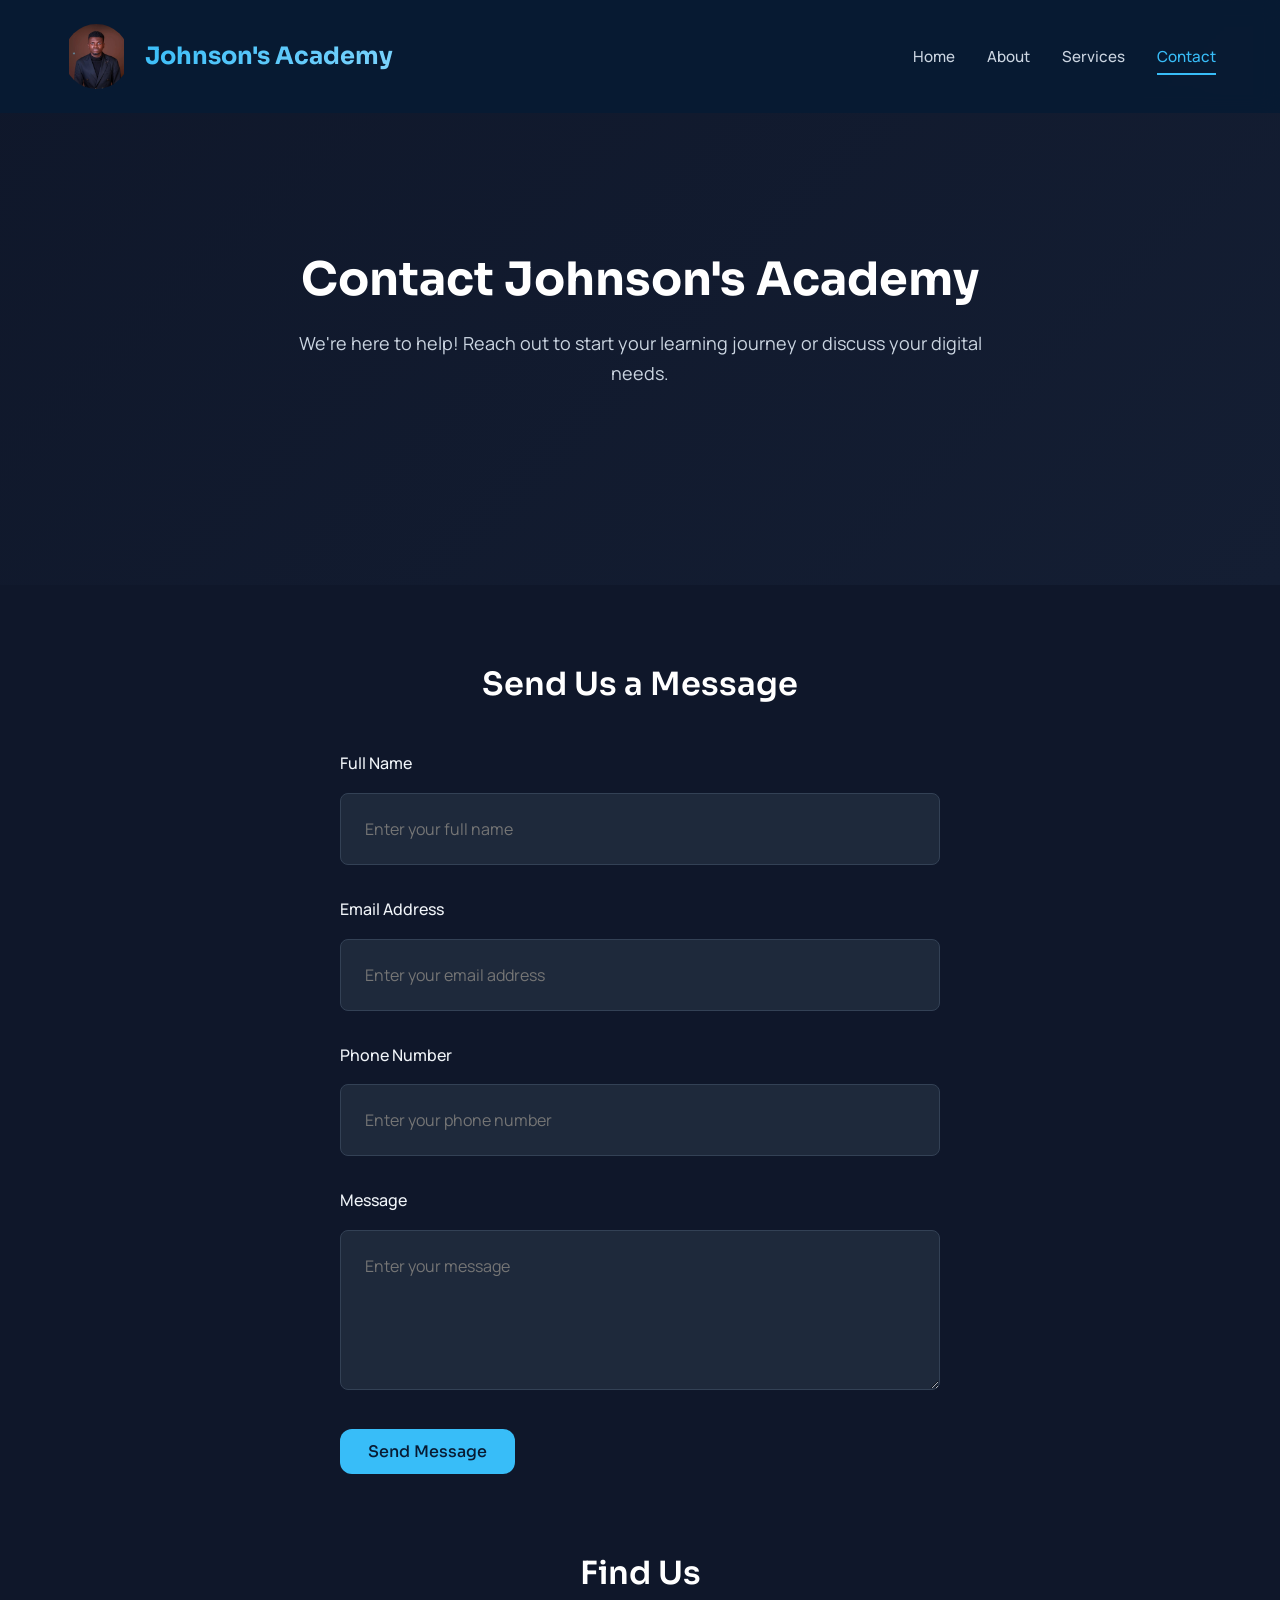
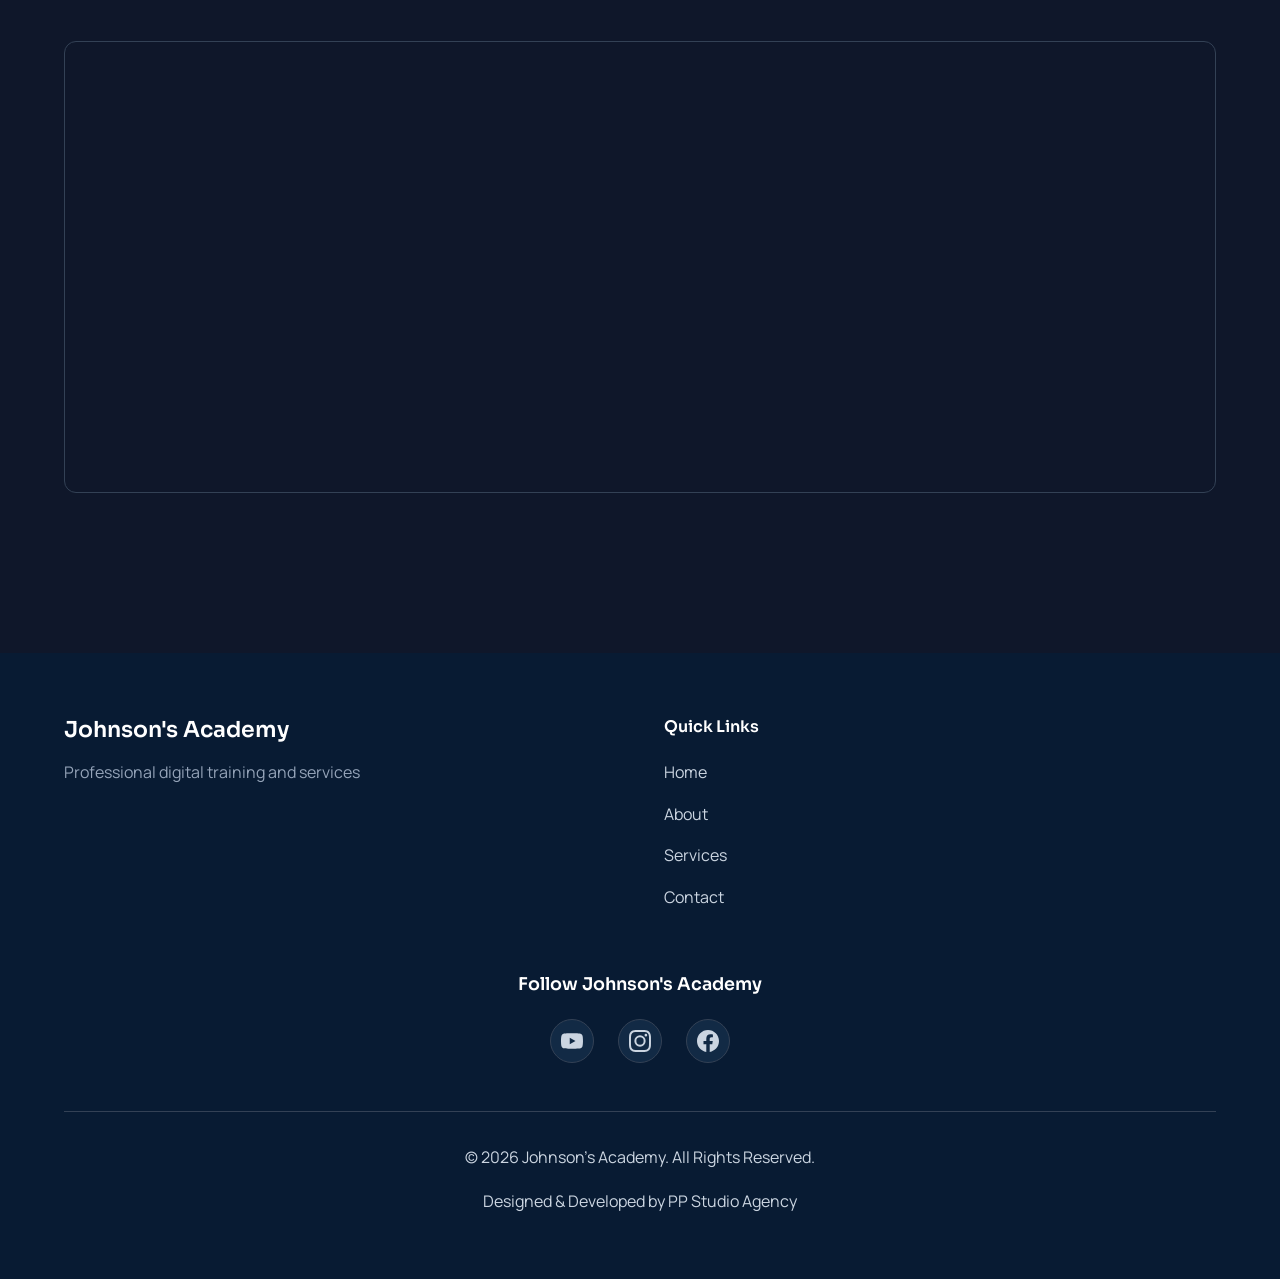
<file: contact.html>
<!DOCTYPE html>
<html lang="en">
<head>
    <meta charset="UTF-8">
    <meta name="viewport" content="width=device-width, initial-scale=1.0, viewport-fit=cover">
    <title>Contact Johnson's Academy | Get Started Today</title>
    <meta name="description" content="Contact Johnson's Academy in Nigeria for digital skills training programs and professional digital services. Start your digital journey today. Call or message us now.">
    <link rel="canonical" href="https://www.johnsonsacademy.com.ng/contact.html">
    <link rel="preconnect" href="https://fonts.googleapis.com">
    <link rel="preconnect" href="https://fonts.gstatic.com" crossorigin>
    <link href="https://fonts.googleapis.com/css2?family=Sora:wght@600;700&family=Manrope:wght@400;500;600&display=swap" rel="stylesheet">
    <link rel="icon" type="image/png" href="favicon/favicon.png">
    <link rel="apple-touch-icon" href="favicon/favicon.png">
    <link rel="stylesheet" href="css/style.css">

    <!-- Open Graph / Social Sharing -->
    <meta property="og:title" content="Contact Johnson's Academy | Get Started Today">
    <meta property="og:description" content="Contact Johnson's Academy in Nigeria for digital skills training programs and professional digital services. Start your digital journey today.">
    <meta property="og:image" content="https://www.johnsonsacademy.com.ng/images/profile/profile.png">
    <meta property="og:url" content="https://www.johnsonsacademy.com.ng/contact.html">
    <meta property="og:type" content="website">
    <meta property="og:site_name" content="Johnson's Academy">

    <!-- Twitter Card -->
    <meta name="twitter:card" content="summary_large_image">
    <meta name="twitter:title" content="Contact Johnson's Academy | Get Started Today">
    <meta name="twitter:description" content="Contact Johnson's Academy in Nigeria for digital skills training programs and professional digital services. Start your digital journey today.">
    <meta name="twitter:image" content="https://www.johnsonsacademy.com.ng/images/profile/profile.png">

    <!-- JSON-LD Structured Data -->
    <script type="application/ld+json">
    {
        "@context": "https://schema.org",
        "@type": "EducationalOrganization",
        "name": "Johnson's Academy",
        "url": "https://www.johnsonsacademy.com.ng",
        "logo": "https://www.johnsonsacademy.com.ng/favicon/favicon.png",
        "description": "Professional digital skills training academy based in Nigeria. Offering courses in Graphic Design, Video Editing, Digital Marketing, Social Media Management, and Advertising skills.",
        "sameAs": [
            "https://www.youtube.com/channel/UC1k7MK6wieL0x0RPp7bFbtQ",
            "https://www.instagram.com/pauljohnsons_academy",
            "https://www.facebook.com/share/1EbCTu1n5e/?mibextid=wwXIfr"
        ]
    }
    </script>
    <script type="application/ld+json">
    {
        "@context": "https://schema.org",
        "@type": "BreadcrumbList",
        "itemListElement": [
            {
                "@type": "ListItem",
                "position": 1,
                "name": "Home",
                "item": "https://www.johnsonsacademy.com.ng/"
            },
            {
                "@type": "ListItem",
                "position": 2,
                "name": "Contact",
                "item": "https://www.johnsonsacademy.com.ng/contact.html"
            }
        ]
    }
    </script>
    <script type="application/ld+json">
    {
        "@context": "https://schema.org",
        "@type": "WebSite",
        "name": "Johnson's Academy",
        "url": "https://www.johnsonsacademy.com.ng"
    }
    </script>


</head>
<body>
    <a href="#main-content" class="skip-link">Skip to main content</a>
    <header class="navbar">
        <div class="container">
            <div class="logo">
                <picture>
                    <source srcset="images/profile/profile.webp" type="image/webp">
                    <img src="images/profile/profile.png" alt="Johnson's Academy" class="logo-img" width="45" height="45">
                </picture>
                <span>Johnson's Academy</span>
            </div>
            <nav class="nav-menu">
                <ul>
                    <li><a href="index.html" aria-label="Home page">Home</a></li>
                    <li><a href="about.html" aria-label="About us">About</a></li>
                    <li><a href="services.html" aria-label="Our services">Services</a></li>
                    <li><a href="contact.html" class="active" aria-label="Contact us">Contact</a></li>
                </ul>
                <a href="contact.html" class="btn btn-primary mobile-drawer-cta">Get Started</a>
            </nav>
            <div class="mobile-menu-toggle" role="button" tabindex="0" aria-label="Toggle mobile menu" aria-expanded="false" aria-controls="nav-menu">
                <span></span>
                <span></span>
                <span></span>
            </div>
        </div>
    </header>

    <main id="main-content">
    <section class="contact-hero">
        <div class="container">
            <h1>Contact Johnson's Academy</h1>
            <p>We're here to help! Reach out to start your learning journey or discuss your digital needs.</p>
        </div>
    </section>

    <section class="contact-form-section">
        <div class="container">
            <h2>Send Us a Message</h2>
            <form class="contact-form" action="https://api.web3forms.com/submit" method="POST" enctype="multipart/form-data" id="contactForm">
                <input type="hidden" name="access_key" value="abb5dfe3-ffed-429f-aaac-554596ef4ffb">
                <div class="form-group">
                    <label for="fullName">Full Name</label>
                    <input type="text" id="fullName" name="name" required placeholder="Enter your full name">
                </div>

                <div class="form-group">
                    <label for="email">Email Address</label>
                    <input type="email" id="email" name="email" required placeholder="Enter your email address">
                </div>

                <div class="form-group">
                    <label for="phone">Phone Number</label>
                    <input type="tel" id="phone" name="phone" required placeholder="Enter your phone number">
                </div>

                <div class="form-group">
                    <label for="message">Message</label>
                    <textarea id="message" name="message" rows="5" required placeholder="Enter your message"></textarea>
                </div>

                <button type="submit" class="btn btn-primary">Send Message</button>
            </form>
        </div>
    </section>

    <section class="contact-map">
        <div class="container">
            <h2>Find Us</h2>
            <div class="map-container">
                <iframe
                    src="https://www.google.com/maps/embed?pb=!1m18!1m12!1m3!1d126916.1853892947!2d3.198873!3d6.524396!2m3!1f0!2f0!3f0!3m2!1i1024!2i768!4f13.1!3m3!1m2!1s0x103b8b3a5c1e6d1f%3A0x1!2sNigeria!5e0!3m2!1sen!2s!4v1"
                    width="100%"
                    height="450"
                    style="border:0; border-radius: var(--radius-lg);"
                    allowfullscreen=""
                    loading="lazy"
                    referrerpolicy="no-referrer-when-downgrade"
                    title="Johnson's Academy Location">
                </iframe>
            </div>
        </div>
    </section>
    </main>

    <footer class="footer">
        <div class="container">
            <div class="footer-content">
                <div class="footer-brand">
                    <h3>Johnson's Academy</h3>
                    <p>Professional digital training and services</p>
                </div>
                <div class="footer-links">
                    <h4>Quick Links</h4>
                    <ul>
                        <li><a href="index.html">Home</a></li>
                        <li><a href="about.html">About</a></li>
                        <li><a href="services.html">Services</a></li>
                        <li><a href="contact.html">Contact</a></li>
                    </ul>
                </div>
            </div>
            <div class="footer-social">
                <h4>Follow Johnson's Academy</h4>
                <div class="social-links">
                    <a href="https://www.youtube.com/channel/UC1k7MK6wieL0x0RPp7bFbtQ" class="social-link" target="_blank" rel="noopener noreferrer" aria-label="Follow Johnson's Academy on YouTube">
                        <svg class="social-youtube" viewBox="0 0 24 24" xmlns="http://www.w3.org/2000/svg">
                            <path d="M23.498 6.186a3.016 3.016 0 0 0-2.122-2.136C19.505 3.545 12 3.545 12 3.545s-7.505 0-9.377.505A3.017 3.017 0 0 0 .502 6.186C0 8.07 0 12 0 12s0 3.93.502 5.814a3.016 3.016 0 0 0 2.122 2.136c1.871.505 9.376.505 9.376.505s7.505 0 9.377-.505a3.015 3.015 0 0 0 2.122-2.136C24 15.93 24 12 24 12s0-3.93-.502-5.814zM9.545 15.568V8.432L15.818 12l-6.273 3.568z"/>
                        </svg>
                    </a>
                    <a href="https://www.instagram.com/pauljohnsons_academy" class="social-link" target="_blank" rel="noopener noreferrer" aria-label="Follow Johnson's Academy on Instagram">
                        <svg class="social-instagram" viewBox="0 0 24 24" xmlns="http://www.w3.org/2000/svg">
                            <path d="M12 2.163c3.204 0 3.584.012 4.85.07 3.252.148 4.771 1.691 4.919 4.919.058 1.265.069 1.645.069 4.849 0 3.205-.012 3.584-.069 4.849-.149 3.225-1.664 4.771-4.919 4.919-1.266.058-1.644.07-4.85.07-3.204 0-3.584-.012-4.849-.07-3.26-.149-4.771-1.699-4.919-4.92-.058-1.265-.07-1.644-.07-4.849 0-3.204.013-3.583.07-4.849.149-3.227 1.664-4.771 4.919-4.919 1.266-.057 1.645-.069 4.849-.069zM12 0C8.741 0 8.333.014 7.053.072 2.695.272.273 2.69.073 7.052.014 8.333 0 8.741 0 12c0 3.259.014 3.668.072 4.948.2 4.358 2.618 6.78 6.98 6.98C8.333 23.986 8.741 24 12 24c3.259 0 3.668-.014 4.948-.072 4.354-.2 6.782-2.618 6.979-6.98.059-1.28.073-1.689.073-4.948 0-3.259-.014-3.667-.072-4.947-.196-4.354-2.617-6.78-6.979-6.98C15.668.014 15.259 0 12 0zm0 5.838a6.162 6.162 0 1 0 0 12.324 6.162 6.162 0 0 0 0-12.324zM12 16a4 4 0 1 1 0-8 4 4 0 0 1 0 8zm6.406-11.845a1.44 1.44 0 1 0 0 2.881 1.44 1.44 0 0 0 0-2.881z"/>
                        </svg>
                    </a>
                    <a href="https://www.facebook.com/share/1EbCTu1n5e/?mibextid=wwXIfr" class="social-link" target="_blank" rel="noopener noreferrer" aria-label="Follow Johnson's Academy on Facebook">
                        <svg class="social-facebook" viewBox="0 0 24 24" xmlns="http://www.w3.org/2000/svg">
                            <path d="M24 12.073c0-6.627-5.373-12-12-12s-12 5.373-12 12c0 5.99 4.388 10.954 10.125 11.854v-8.385H7.078v-3.47h3.047V9.43c0-3.007 1.792-4.669 4.533-4.669 1.312 0 2.686.235 2.686.235v2.953H15.83c-1.491 0-1.956.925-1.956 1.874v2.25h3.328l-.532 3.47h-2.796v8.385C19.612 23.027 24 18.062 24 12.073z"/>
                        </svg>
                    </a>
                </div>
            </div>
            <div class="footer-bottom">
                <p>&copy; 2026 Johnson's Academy. All Rights Reserved.</p>
                <p>Designed & Developed by PP Studio Agency</p>
            </div>
        </div>
    </footer>

    <script src="js/script.js" defer></script>
    <noscript>
        <style>
            .hidden { opacity: 1 !important; transform: none !important; }
        </style>
    </noscript>
</body>
</html>
</file>
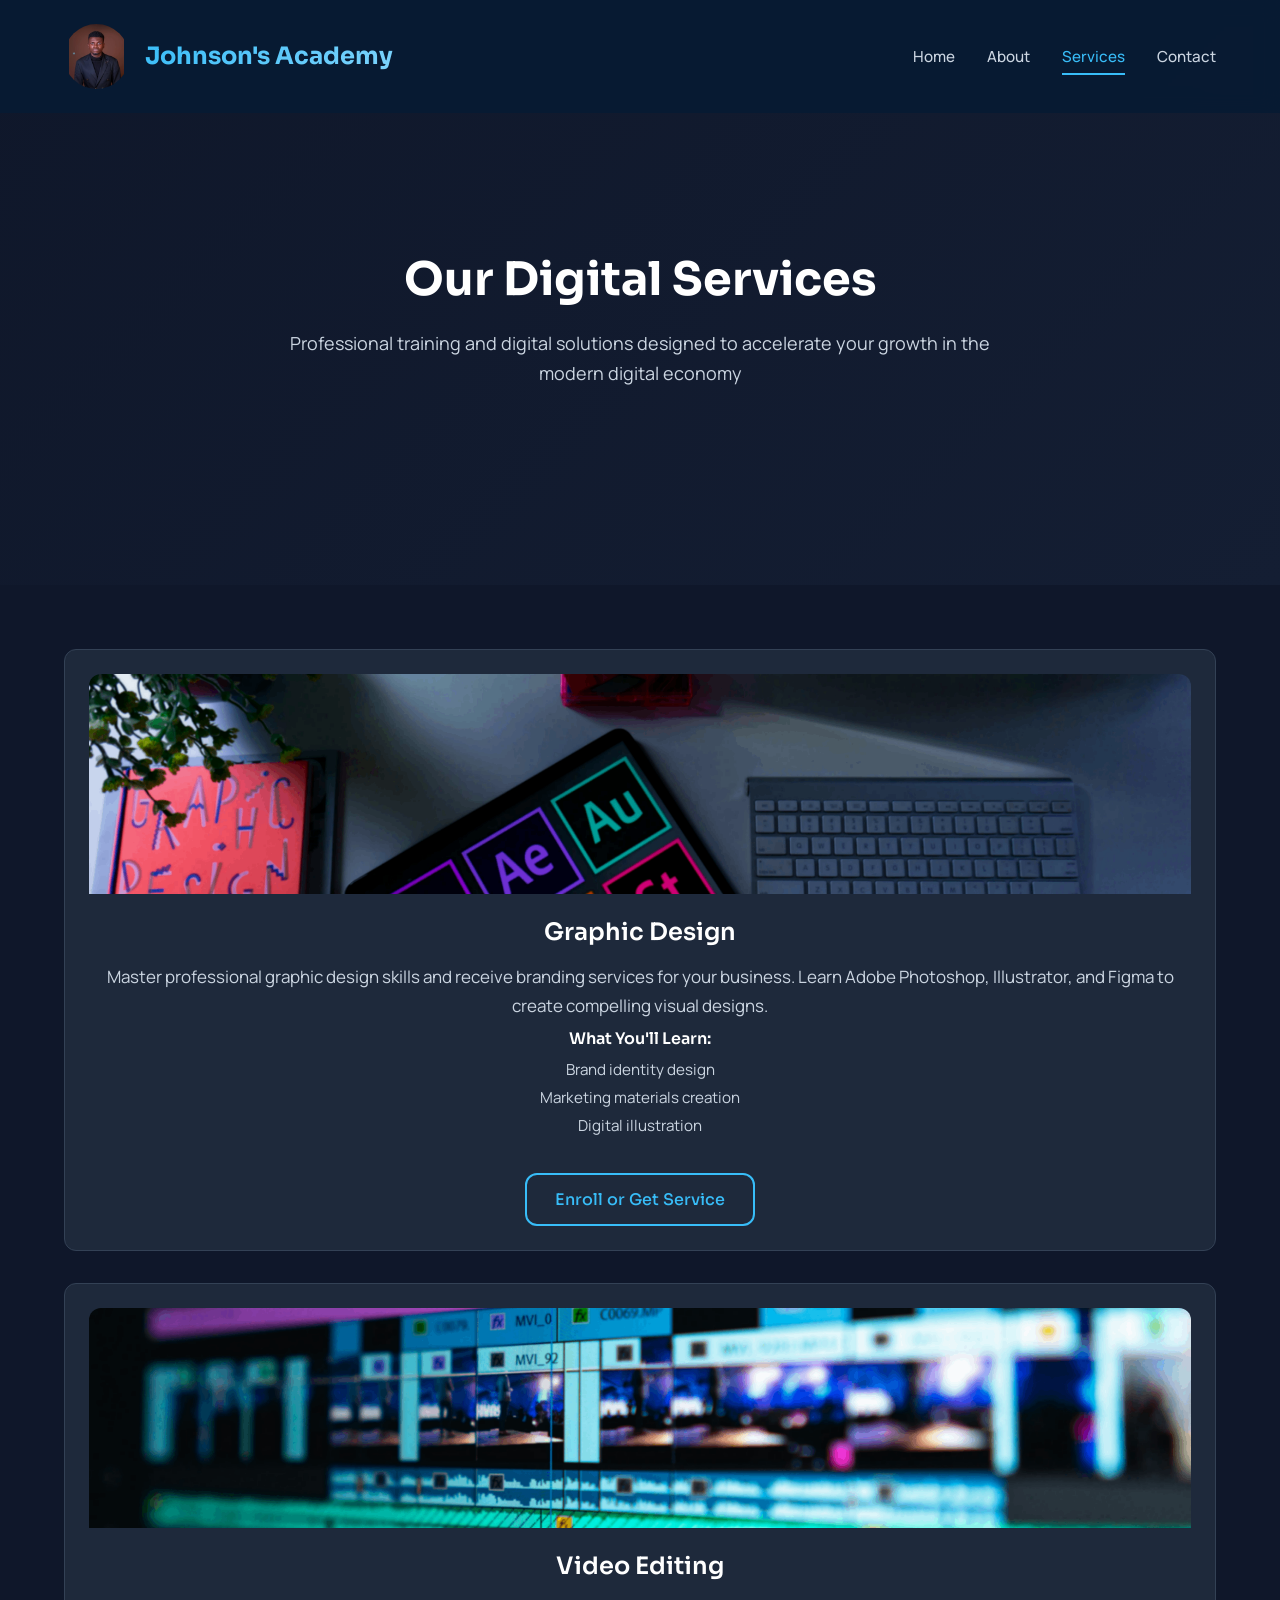
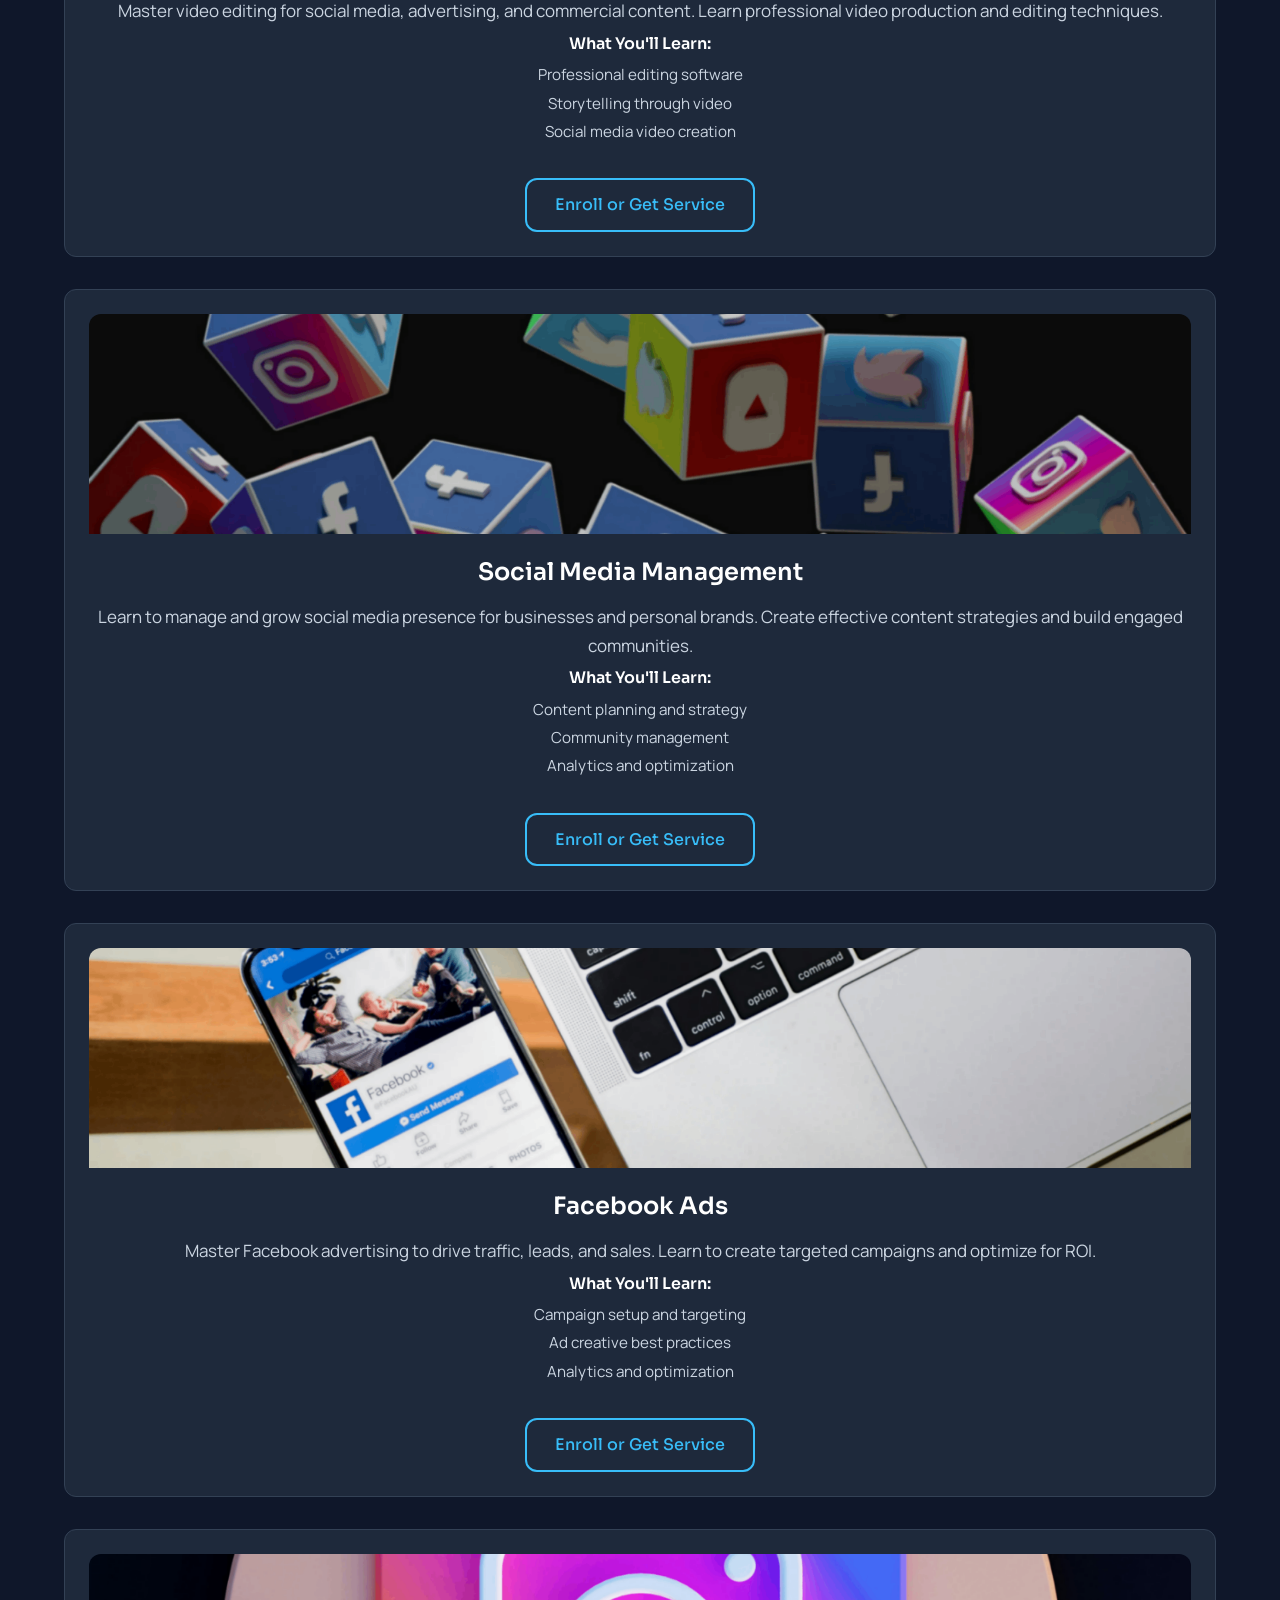
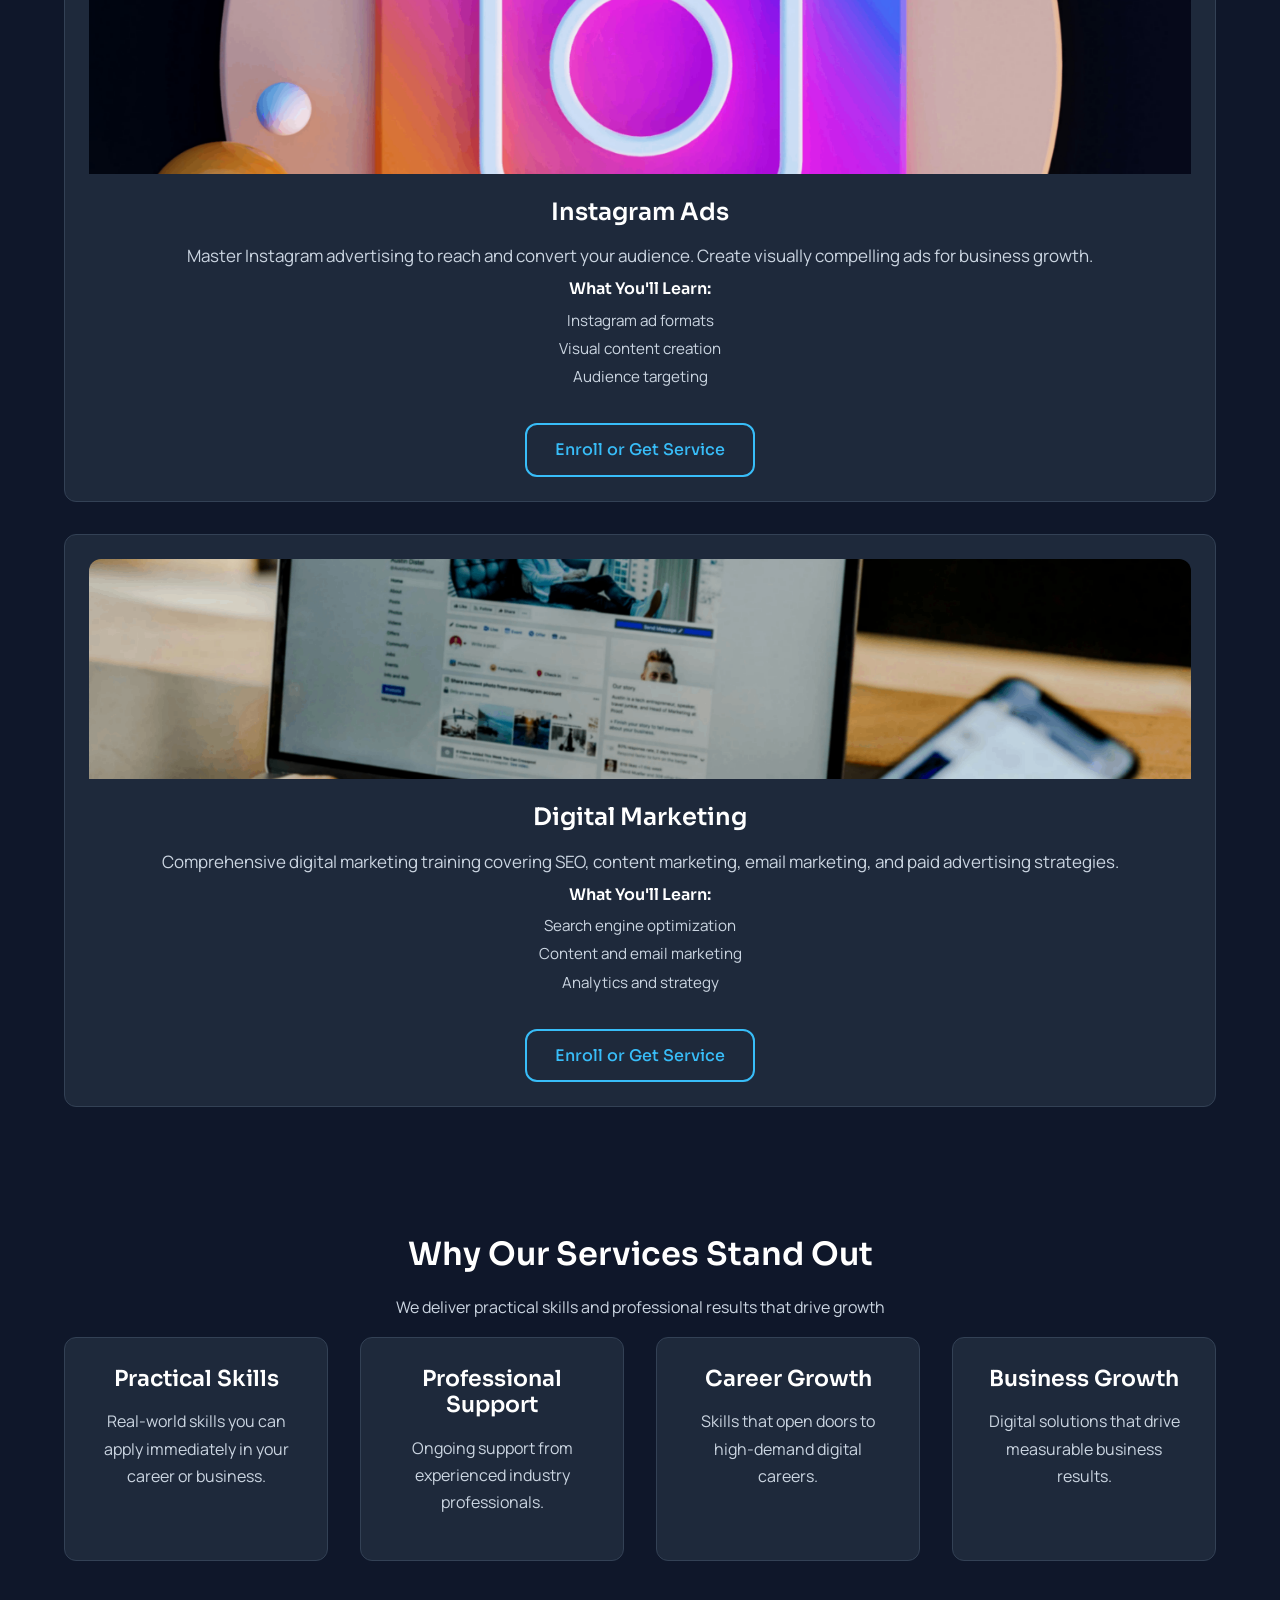
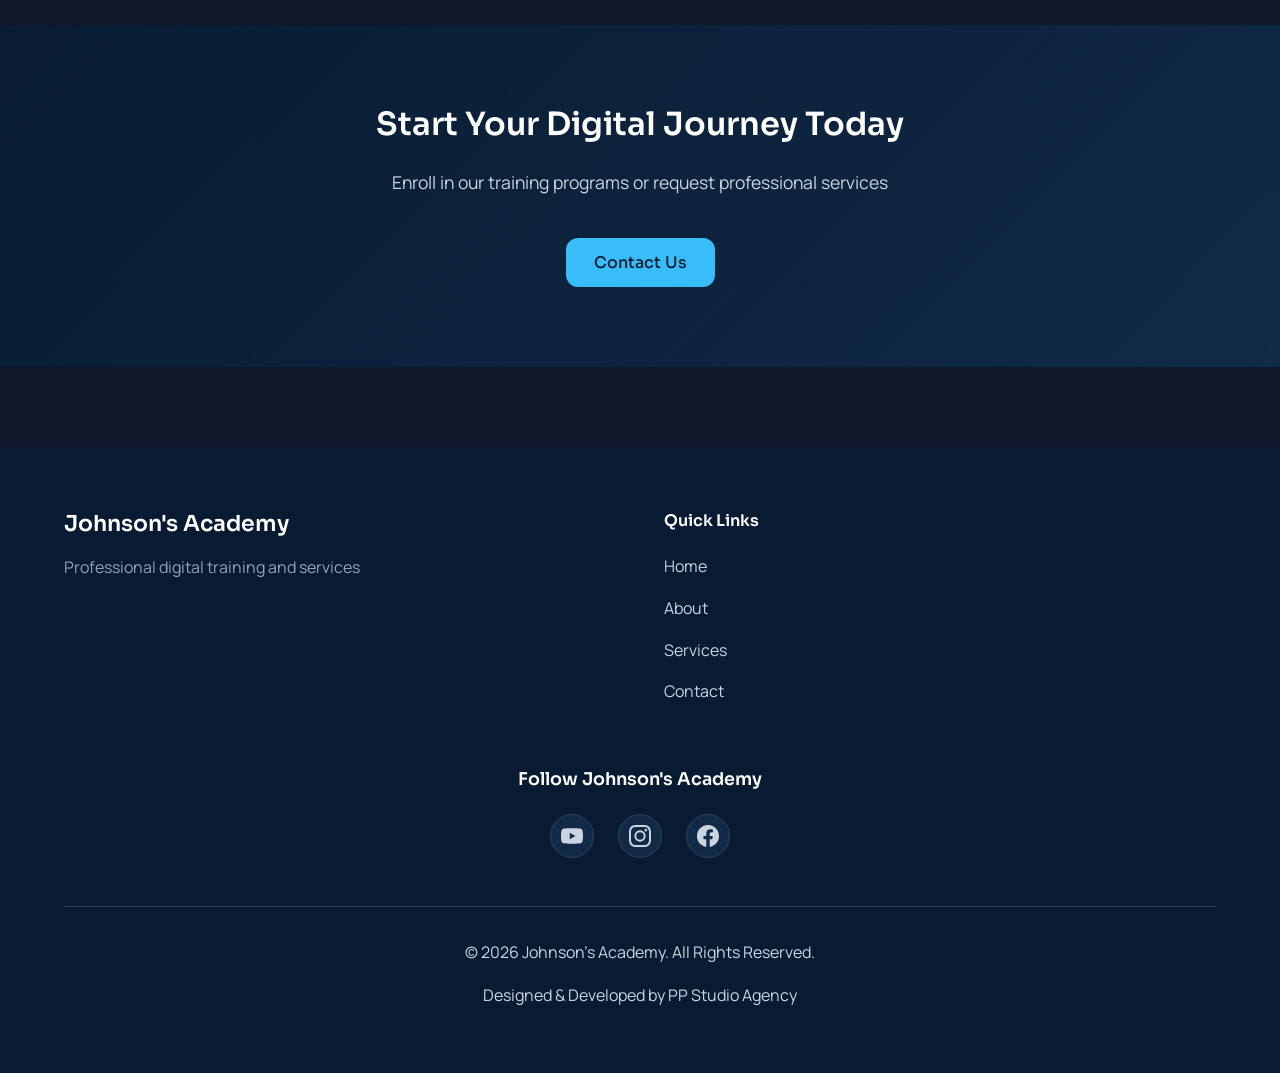
<file: services.html>
<!DOCTYPE html>
<html lang="en">
<head>
    <meta charset="UTF-8">
    <meta name="viewport" content="width=device-width, initial-scale=1.0, viewport-fit=cover">
    <title>Digital Services & Professional Training | Johnson's Academy</title>
    <meta name="description" content="Explore Johnson's Academy digital services: Graphic Design, Video Editing, Social Media Management, Facebook & Instagram Ads, and Digital Marketing training in Nigeria. Start learning today.">
    <link rel="canonical" href="https://www.johnsonsacademy.com.ng/services.html">
    <link rel="preconnect" href="https://fonts.googleapis.com">
    <link rel="preconnect" href="https://fonts.gstatic.com" crossorigin>
    <link href="https://fonts.googleapis.com/css2?family=Sora:wght@600;700&family=Manrope:wght@400;500;600&display=swap" rel="stylesheet">
    <link rel="icon" type="image/png" href="favicon/favicon.png">
    <link rel="apple-touch-icon" href="favicon/favicon.png">
    <link rel="stylesheet" href="css/style.css">

    <!-- Open Graph / Social Sharing -->
    <meta property="og:title" content="Digital Services & Professional Training | Johnson's Academy">
    <meta property="og:description" content="Explore comprehensive digital services including Graphic Design, Video Editing, Social Media Management, and Digital Marketing training in Nigeria.">
    <meta property="og:image" content="https://www.johnsonsacademy.com.ng/images/icons/digital%20marketing.png">
    <meta property="og:url" content="https://www.johnsonsacademy.com.ng/services.html">
    <meta property="og:type" content="website">
    <meta property="og:site_name" content="Johnson's Academy">

    <!-- Twitter Card -->
    <meta name="twitter:card" content="summary_large_image">
    <meta name="twitter:title" content="Digital Services & Professional Training | Johnson's Academy">
    <meta name="twitter:description" content="Explore comprehensive digital services including Graphic Design, Video Editing, Social Media Management, and Digital Marketing training in Nigeria.">
    <meta name="twitter:image" content="https://www.johnsonsacademy.com.ng/images/icons/digital%20marketing.png">

    <!-- JSON-LD Structured Data -->
    <script type="application/ld+json">
    {
        "@context": "https://schema.org",
        "@type": "EducationalOrganization",
        "name": "Johnson's Academy",
        "url": "https://www.johnsonsacademy.com.ng",
        "logo": "https://www.johnsonsacademy.com.ng/favicon/favicon.png",
        "description": "Professional digital skills training academy based in Nigeria. Offering courses in Graphic Design, Video Editing, Digital Marketing, Social Media Management, and Advertising skills.",
        "sameAs": [
            "https://www.youtube.com/channel/UC1k7MK6wieL0x0RPp7bFbtQ",
            "https://www.instagram.com/pauljohnsons_academy",
            "https://www.facebook.com/share/1EbCTu1n5e/?mibextid=wwXIfr"
        ]
    }
    </script>
    <script type="application/ld+json">
    {
        "@context": "https://schema.org",
        "@type": "BreadcrumbList",
        "itemListElement": [
            {
                "@type": "ListItem",
                "position": 1,
                "name": "Home",
                "item": "https://www.johnsonsacademy.com.ng/"
            },
            {
                "@type": "ListItem",
                "position": 2,
                "name": "Services",
                "item": "https://www.johnsonsacademy.com.ng/services.html"
            }
        ]
    }
    </script>
    <script type="application/ld+json">
    {
        "@context": "https://schema.org",
        "@type": "WebSite",
        "name": "Johnson's Academy",
        "url": "https://www.johnsonsacademy.com.ng"
    }
    </script>


</head>
<body>
    <a href="#main-content" class="skip-link">Skip to main content</a>
    <header class="navbar">
        <div class="container">
            <div class="logo">
                <picture>
                    <source srcset="images/profile/profile.webp" type="image/webp">
                    <img src="images/profile/profile.png" alt="Johnson's Academy" class="logo-img" width="45" height="45">
                </picture>
                <span>Johnson's Academy</span>
            </div>
            <nav class="nav-menu">
                <ul>
                    <li><a href="index.html" aria-label="Home page">Home</a></li>
                    <li><a href="about.html" aria-label="About us">About</a></li>
                    <li><a href="services.html" class="active" aria-label="Our services">Services</a></li>
                    <li><a href="contact.html" aria-label="Contact us">Contact</a></li>
                </ul>
                <a href="contact.html" class="btn btn-primary mobile-drawer-cta">Get Started</a>
            </nav>
            <div class="mobile-menu-toggle" role="button" tabindex="0" aria-label="Toggle mobile menu" aria-expanded="false" aria-controls="nav-menu">
                <span></span>
                <span></span>
                <span></span>
            </div>
        </div>
    </header>

    <main id="main-content">
    <section class="page-hero">
        <div class="container">
            <h1>Our Digital Services</h1>
            <p>Professional training and digital solutions designed to accelerate your growth in the modern digital economy</p>
        </div>
    </section>

    <section class="all-services">
        <div class="container">
            <div class="service-card" id="graphic-design">
                <div class="service-card-image">
                    <picture>
                        <source srcset="images/icons/graphic design.webp" type="image/webp">
                        <img src="images/icons/graphic design.png" alt="Graphic Design icon" class="service-icon-img" loading="lazy" width="400" height="230">
                    </picture>
                </div>
                <h3>Graphic Design</h3>
                <p>Master professional graphic design skills and receive branding services for your business. Learn Adobe Photoshop, Illustrator, and Figma to create compelling visual designs.</p>
                <h4>What You'll Learn:</h4>
                <ul>
                    <li>Brand identity design</li>
                    <li>Marketing materials creation</li>
                    <li>Digital illustration</li>
                </ul>
                <a href="contact.html" class="btn btn-secondary">Enroll or Get Service</a>
            </div>

            <div class="service-card" id="video-editing">
                <div class="service-card-image">
                    <picture>
                        <source srcset="images/icons/video editing.webp" type="image/webp">
                        <img src="images/icons/video editing.png" alt="Video Editing icon" class="service-icon-img" loading="lazy" width="400" height="230">
                    </picture>
                </div>
                <h3>Video Editing</h3>
                <p>Master video editing for social media, advertising, and commercial content. Learn professional video production and editing techniques.</p>
                <h4>What You'll Learn:</h4>
                <ul>
                    <li>Professional editing software</li>
                    <li>Storytelling through video</li>
                    <li>Social media video creation</li>
                </ul>
                <a href="contact.html" class="btn btn-secondary">Enroll or Get Service</a>
            </div>

            <div class="service-card" id="social-media">
                <div class="service-card-image">
                    <picture>
                        <source srcset="images/icons/social media management.webp" type="image/webp">
                        <img src="images/icons/social media management.png" alt="Social Media Management icon" class="service-icon-img" loading="lazy" width="400" height="230">
                    </picture>
                </div>
                <h3>Social Media Management</h3>
                <p>Learn to manage and grow social media presence for businesses and personal brands. Create effective content strategies and build engaged communities.</p>
                <h4>What You'll Learn:</h4>
                <ul>
                    <li>Content planning and strategy</li>
                    <li>Community management</li>
                    <li>Analytics and optimization</li>
                </ul>
                <a href="contact.html" class="btn btn-secondary">Enroll or Get Service</a>
            </div>

            <div class="service-card" id="facebook-ads">
                <div class="service-card-image">
                    <picture>
                        <source srcset="images/icons/facebook ads.webp" type="image/webp">
                        <img src="images/icons/facebook ads.png" alt="Facebook Ads icon" class="service-icon-img" loading="lazy" width="400" height="230">
                    </picture>
                </div>
                <h3>Facebook Ads</h3>
                <p>Master Facebook advertising to drive traffic, leads, and sales. Learn to create targeted campaigns and optimize for ROI.</p>
                <h4>What You'll Learn:</h4>
                <ul>
                    <li>Campaign setup and targeting</li>
                    <li>Ad creative best practices</li>
                    <li>Analytics and optimization</li>
                </ul>
                <a href="contact.html" class="btn btn-secondary">Enroll or Get Service</a>
            </div>

            <div class="service-card" id="instagram-ads">
                <div class="service-card-image">
                    <picture>
                        <source srcset="images/icons/instagram ads.webp" type="image/webp">
                        <img src="images/icons/instagram ads.png" alt="Instagram Ads icon" class="service-icon-img" loading="lazy" width="400" height="230">
                    </picture>
                </div>
                <h3>Instagram Ads</h3>
                <p>Master Instagram advertising to reach and convert your audience. Create visually compelling ads for business growth.</p>
                <h4>What You'll Learn:</h4>
                <ul>
                    <li>Instagram ad formats</li>
                    <li>Visual content creation</li>
                    <li>Audience targeting</li>
                </ul>
                <a href="contact.html" class="btn btn-secondary">Enroll or Get Service</a>
            </div>

            <div class="service-card" id="digital-marketing">
                <div class="service-card-image">
                    <picture>
                        <source srcset="images/icons/digital marketing.webp" type="image/webp">
                        <img src="images/icons/digital marketing.png" alt="Digital Marketing icon" class="service-icon-img" loading="lazy" width="400" height="230">
                    </picture>
                </div>
                <h3>Digital Marketing</h3>
                <p>Comprehensive digital marketing training covering SEO, content marketing, email marketing, and paid advertising strategies.</p>
                <h4>What You'll Learn:</h4>
                <ul>
                    <li>Search engine optimization</li>
                    <li>Content and email marketing</li>
                    <li>Analytics and strategy</li>
                </ul>
                <a href="contact.html" class="btn btn-secondary">Enroll or Get Service</a>
            </div>
        </div>
    </section>

    <section class="benefits">
        <div class="container">
            <h2>Why Our Services Stand Out</h2>
            <p class="text-center">We deliver practical skills and professional results that drive growth</p>
            <div class="benefits-grid">
                <div class="benefit-item">
                    <h3>Practical Skills</h3>
                    <p>Real-world skills you can apply immediately in your career or business.</p>
                </div>
                <div class="benefit-item">
                    <h3>Professional Support</h3>
                    <p>Ongoing support from experienced industry professionals.</p>
                </div>
                <div class="benefit-item">
                    <h3>Career Growth</h3>
                    <p>Skills that open doors to high-demand digital careers.</p>
                </div>
                <div class="benefit-item">
                    <h3>Business Growth</h3>
                    <p>Digital solutions that drive measurable business results.</p>
                </div>
            </div>
        </div>
    </section>

    <section class="cta">
        <div class="container">
            <h2>Start Your Digital Journey Today</h2>
            <p>Enroll in our training programs or request professional services</p>
            <a href="contact.html" class="btn btn-primary">Contact Us</a>
        </div>
    </section>
    </main>

    <footer class="footer">
        <div class="container">
            <div class="footer-content">
                <div class="footer-brand">
                    <h3>Johnson's Academy</h3>
                    <p>Professional digital training and services</p>
                </div>
                <div class="footer-links">
                    <h4>Quick Links</h4>
                    <ul>
                        <li><a href="index.html">Home</a></li>
                        <li><a href="about.html">About</a></li>
                        <li><a href="services.html">Services</a></li>
                        <li><a href="contact.html">Contact</a></li>
                    </ul>
                </div>
            </div>
            <div class="footer-social">
                <h4>Follow Johnson's Academy</h4>
                <div class="social-links">
                    <a href="https://www.youtube.com/channel/UC1k7MK6wieL0x0RPp7bFbtQ" class="social-link" target="_blank" rel="noopener noreferrer" aria-label="Follow Johnson's Academy on YouTube">
                        <svg class="social-youtube" viewBox="0 0 24 24" xmlns="http://www.w3.org/2000/svg">
                            <path d="M23.498 6.186a3.016 3.016 0 0 0-2.122-2.136C19.505 3.545 12 3.545 12 3.545s-7.505 0-9.377.505A3.017 3.017 0 0 0 .502 6.186C0 8.07 0 12 0 12s0 3.93.502 5.814a3.016 3.016 0 0 0 2.122 2.136c1.871.505 9.376.505 9.376.505s7.505 0 9.377-.505a3.015 3.015 0 0 0 2.122-2.136C24 15.93 24 12 24 12s0-3.93-.502-5.814zM9.545 15.568V8.432L15.818 12l-6.273 3.568z"/>
                        </svg>
                    </a>
                    <a href="https://www.instagram.com/pauljohnsons_academy" class="social-link" target="_blank" rel="noopener noreferrer" aria-label="Follow Johnson's Academy on Instagram">
                        <svg class="social-instagram" viewBox="0 0 24 24" xmlns="http://www.w3.org/2000/svg">
                            <path d="M12 2.163c3.204 0 3.584.012 4.85.07 3.252.148 4.771 1.691 4.919 4.919.058 1.265.069 1.645.069 4.849 0 3.205-.012 3.584-.069 4.849-.149 3.225-1.664 4.771-4.919 4.919-1.266.058-1.644.07-4.85.07-3.204 0-3.584-.012-4.849-.07-3.26-.149-4.771-1.699-4.919-4.92-.058-1.265-.07-1.644-.07-4.849 0-3.204.013-3.583.07-4.849.149-3.227 1.664-4.771 4.919-4.919 1.266-.057 1.645-.069 4.849-.069zM12 0C8.741 0 8.333.014 7.053.072 2.695.272.273 2.69.073 7.052.014 8.333 0 8.741 0 12c0 3.259.014 3.668.072 4.948.2 4.358 2.618 6.78 6.98 6.98C8.333 23.986 8.741 24 12 24c3.259 0 3.668-.014 4.948-.072 4.354-.2 6.782-2.618 6.979-6.98.059-1.28.073-1.689.073-4.948 0-3.259-.014-3.667-.072-4.947-.196-4.354-2.617-6.78-6.979-6.98C15.668.014 15.259 0 12 0zm0 5.838a6.162 6.162 0 1 0 0 12.324 6.162 6.162 0 0 0 0-12.324zM12 16a4 4 0 1 1 0-8 4 4 0 0 1 0 8zm6.406-11.845a1.44 1.44 0 1 0 0 2.881 1.44 1.44 0 0 0 0-2.881z"/>
                        </svg>
                    </a>
                    <a href="https://www.facebook.com/share/1EbCTu1n5e/?mibextid=wwXIfr" class="social-link" target="_blank" rel="noopener noreferrer" aria-label="Follow Johnson's Academy on Facebook">
                        <svg class="social-facebook" viewBox="0 0 24 24" xmlns="http://www.w3.org/2000/svg">
                            <path d="M24 12.073c0-6.627-5.373-12-12-12s-12 5.373-12 12c0 5.99 4.388 10.954 10.125 11.854v-8.385H7.078v-3.47h3.047V9.43c0-3.007 1.792-4.669 4.533-4.669 1.312 0 2.686.235 2.686.235v2.953H15.83c-1.491 0-1.956.925-1.956 1.874v2.25h3.328l-.532 3.47h-2.796v8.385C19.612 23.027 24 18.062 24 12.073z"/>
                        </svg>
                    </a>
                </div>
            </div>
            <div class="footer-bottom">
                <p>&copy; 2026 Johnson's Academy. All Rights Reserved.</p>
                <p>Designed & Developed by PP Studio Agency</p>
            </div>
        </div>
    </footer>

    <script src="js/script.js" defer></script>
    <noscript>
        <style>
            .hidden { opacity: 1 !important; transform: none !important; }
        </style>
    </noscript>
</body>
</html>
</file>
<file: css/style.css>
/* ========================================
   Johnson's Academy - Production Stylesheet
   Clean, Organized, Consistent Design System
   ======================================== */

/* ========================================
   1. CSS VARIABLES - Design System
   ======================================== */

:root {
    /* Primary Colors - Navy Blue */
    --primary: #081B33;
    --primary-dark: #051528;
    --primary-light: #122A45;

    /* Secondary Colors - Sky Blue */
    --secondary: #38BDF8;
    --secondary-dark: #0EA5E9;
    --secondary-light: #7DD3FC;

    /* Neutral Colors */
    --white: #FFFFFF;
    --gray-100: #F1F5F9;
    --gray-200: #E2E8F0;
    --gray-300: #CBD5E1;
    --gray-400: #94A3B8;
    --gray-500: #64748B;
    --gray-600: #475569;
    --gray-700: #334155;
    --gray-800: #1E293B;
    --gray-900: #0F172A;

    /* Semantic Colors */
    --bg-dark: #0F172A;
    --bg-card: #1E293B;
    --bg-section: #141E33;
    --text-primary: #F1F5F9;
    --text-secondary: #CBD5E1;
    --text-muted: #94A3B8;
    --border-color: #334155;

    /* Spacing Scale */
    --space-1: 0.5rem;    /* 8px */
    --space-2: 1rem;      /* 16px */
    --space-3: 1.5rem;    /* 24px */
    --space-4: 2rem;      /* 32px */
    --space-5: 2.5rem;    /* 40px */
    --space-6: 3rem;      /* 48px */
    --space-7: 4rem;      /* 64px */
    --space-8: 5rem;      /* 80px */

    /* Typography - Sora for Headings, Manrope for Body */
    --font-heading: 'Sora', sans-serif;
    --font-body: 'Manrope', sans-serif;

    /* Border Radius */
    --radius-sm: 0.375rem;
    --radius-md: 0.5rem;
    --radius-lg: 0.75rem;
    --radius-xl: 1rem;

    /* Shadows */
    --shadow-sm: 0 1px 2px 0 rgba(0, 0, 0, 0.05);
    --shadow-md: 0 4px 6px -1px rgba(0, 0, 0, 0.1), 0 2px 4px -1px rgba(0, 0, 0, 0.06);
    --shadow-lg: 0 10px 15px -3px rgba(0, 0, 0, 0.1), 0 4px 6px -2px rgba(0, 0, 0, 0.05);

    /* Transitions */
    --transition-fast: 150ms ease;
    --transition-base: 300ms ease;
}

/* ========================================
   2. RESET & BASE STYLES
   ======================================== */

/* Skip Navigation Link */
.skip-link {
    position: absolute;
    top: -100%;
    left: 0;
    background: var(--secondary);
    color: var(--primary);
    padding: var(--space-2) var(--space-3);
    z-index: 10000;
    font-weight: 600;
    font-family: var(--font-heading);
    border-radius: 0 0 var(--radius-md) 0;
    transition: top var(--transition-fast);
}

.skip-link:focus {
    top: 0;
}

* {
    margin: 0;
    padding: 0;
    box-sizing: border-box;
}

html {
    scroll-behavior: smooth;
    -webkit-text-size-adjust: 100%;
    -ms-text-size-adjust: 100%;
}

body {
    font-family: var(--font-body);
    font-size: 16px;
    line-height: 1.6;
    color: var(--text-primary);
    background-color: var(--bg-dark);
    overflow-x: hidden;
    -webkit-font-smoothing: antialiased;
    -moz-osx-font-smoothing: grayscale;
    text-rendering: optimizeLegibility;
}

img {
    max-width: 100%;
    height: auto;
    display: block;
}

a {
    text-decoration: none;
    color: inherit;
    transition: color var(--transition-fast);
    -webkit-tap-highlight-color: transparent;
}

ul {
    list-style: none;
}

/* ========================================
   3. TYPOGRAPHY SYSTEM
   ======================================== */

h1, h2, h3, h4, h5, h6 {
    font-family: var(--font-heading);
    font-weight: 600;
    line-height: 1.2;
    margin-bottom: 20px;
    color: var(--white);
}

h1 {
    font-size: 2.875rem; /* 46px - Desktop default */
    font-weight: 700;
}

@media (max-width: 992px) {
    h1 {
        font-size: 2.375rem; /* 38px - Tablet */
    }
}

@media (max-width: 768px) {
    h1 {
        font-size: 2rem; /* 32px - Mobile */
    }
}

@media (max-width: 576px) {
    h1 {
        font-size: 1.75rem; /* 28px - Small mobile */
    }
}

h2 {
    font-size: 2rem; /* 32px - Desktop default */
    text-align: center;
}

@media (max-width: 768px) {
    h2 {
        font-size: 1.625rem; /* 26px - Mobile */
    }
}

h3 {
    font-size: 1.375rem; /* 22px - Card titles */
    font-weight: 600;
    margin-bottom: var(--space-2);
}

p {
    font-size: 1rem; /* 16px - Desktop default */
    margin-bottom: var(--space-2);
    line-height: 1.7;
    color: var(--text-secondary);
}

@media (max-width: 768px) {
    p {
        font-size: 0.938rem; /* 15px - Mobile */
    }
}

/* Services page intro paragraph */
.services-intro p {
    font-size: 1.063rem;
    line-height: 1.7;
}

.text-center {
    text-align: center;
}

.text-secondary {
    color: var(--text-secondary);
}

/* ========================================
   4. LAYOUT SYSTEM
   ======================================== */

.container {
    width: 100%;
    max-width: 1200px;
    margin: 0 auto;
    padding: 0 var(--space-3);
}

section {
    padding: 64px 0;
}

/* Services page card sizing - stacked cards */
.all-services .container {
    display: flex;
    flex-direction: column;
    gap: var(--space-4);
}

.all-services .service-card {
    padding: var(--space-3);
}

.all-services .service-card-image {
    height: 220px;
    margin-bottom: var(--space-3);
}

.all-services .service-card h3 {
    margin-bottom: var(--space-2);
    font-size: 1.5rem;
}

.all-services .service-card h4 {
    margin-bottom: var(--space-1);
    font-size: 1rem;
}

.all-services .service-card p {
    font-size: 1.063rem;
    margin-bottom: var(--space-1);
}

.all-services .service-card ul {
    margin-bottom: var(--space-1);
}

.all-services .service-card li {
    font-size: 0.95rem;
    padding: 2px 0;
    color: var(--text-secondary);
}

.all-services .service-card .btn {
    margin-top: var(--space-3);
}

@media (max-width: 992px) {
    .all-services .service-card-image {
        height: 200px;
    }
}

@media (max-width: 768px) {
    .all-services .service-card-image {
        height: 180px;
    }
}

@media (max-width: 576px) {
    .all-services .service-card-image {
        height: 160px;
    }
}

/* ========================================
   5. NAVIGATION
   ======================================== */

.navbar {
    position: fixed;
    top: 0;
    left: 0;
    right: 0;
    z-index: 1000;
    background-color: rgba(8, 27, 51, 0.95);
    -webkit-backdrop-filter: blur(10px);
    backdrop-filter: blur(10px);
    transition: all var(--transition-base);
}

.navbar .container {
    display: flex;
    align-items: center;
    justify-content: space-between;
    padding-top: var(--space-3);
    padding-bottom: var(--space-3);
    min-height: 70px;
}

.logo {
    display: flex;
    align-items: center;
    gap: var(--space-2);
}

.logo-img {
    width: 55px;
    height: 55px;
    object-fit: contain;
    border-radius: 50%;
    flex-shrink: 0;
}

@media (min-width: 1024px) {
    .logo-img {
        width: 65px;
        height: 65px;
    }
}

@media (max-width: 768px) {
    .logo-img {
        width: 45px;
        height: 45px;
    }
}

.logo span {
    font-family: var(--font-heading);
    font-size: 1.5rem;
    font-weight: 700;
    background: linear-gradient(135deg, var(--secondary) 0%, var(--secondary-light) 100%);
    -webkit-background-clip: text;
    -webkit-text-fill-color: transparent;
    background-clip: text;
    white-space: nowrap;
}

.nav-menu ul {
    display: flex;
    gap: var(--space-4);
}

.nav-menu a {
    color: var(--text-secondary);
    font-weight: 500;
    font-size: 0.95rem;
    padding: var(--space-1) 0;
    position: relative;
}

.nav-menu a:hover,
.nav-menu a.active {
    color: var(--secondary);
}

.nav-menu a.active::after {
    content: '';
    position: absolute;
    bottom: 0;
    left: 0;
    right: 0;
    height: 2px;
    background-color: var(--secondary);
}

.mobile-menu-toggle {
    display: none;
    flex-direction: column;
    gap: 5px;
    cursor: pointer;
    padding: var(--space-2);
    background: none;
    border: none;
    z-index: 1001;
}

.mobile-menu-toggle span {
    width: 24px;
    height: 2px;
    background-color: var(--white);
    transition: all var(--transition-base);
    display: block;
    transform-origin: center;
}

.mobile-menu-toggle[aria-expanded="true"] span:nth-child(1) {
    transform: rotate(45deg) translate(5px, 5px);
}

.mobile-menu-toggle[aria-expanded="true"] span:nth-child(2) {
    opacity: 0;
}

.mobile-menu-toggle[aria-expanded="true"] span:nth-child(3) {
    transform: rotate(-45deg) translate(5px, -5px);
}

/* ========================================
   6. BUTTON SYSTEM
   ======================================== */

.btn {
    display: inline-flex;
    align-items: center;
    justify-content: center;
    padding: 12px 28px;
    font-family: var(--font-heading);
    font-size: 16px; /* Button font size */
    font-weight: 500; /* Medium weight */
    border-radius: var(--radius-lg);
    border: none;
    cursor: pointer;
    text-decoration: none;
    transition: all 0.3s ease;
}

.btn-primary {
    background-color: var(--secondary);
    color: var(--primary);
}

.btn-primary:hover {
    background-color: var(--secondary-dark);
    transform: translateY(-2px);
    box-shadow: var(--shadow-lg);
}

.btn-secondary {
    background-color: transparent;
    color: var(--secondary);
    border: 2px solid var(--secondary);
}

.btn-secondary:hover {
    background-color: var(--secondary);
    color: var(--primary);
}

.btn-outline {
    background-color: transparent;
    color: var(--secondary);
    border: 2px solid var(--secondary);
}

.btn-outline:hover {
    background-color: var(--secondary);
    color: var(--primary);
}

.hero-buttons {
    display: flex;
    gap: var(--space-3);
    justify-content: center;
    flex-wrap: wrap;
    margin-top: var(--space-5);
}

.cta-buttons {
    display: flex;
    gap: var(--space-3);
    justify-content: center;
    flex-wrap: wrap;
    margin-top: var(--space-4);
}

/* ========================================
   7. HERO SECTION
   ======================================== */

.hero,
.page-hero,
.about-hero,
.contact-hero {
    min-height: 65vh;
    min-height: 65dvh;
    display: flex;
    align-items: center;
    justify-content: center;
    background: linear-gradient(135deg, var(--bg-dark) 0%, var(--bg-section) 100%);
    padding: 120px var(--space-4) 64px;
    position: relative;
    overflow: visible;
}

.hero .container,
.page-hero .container,
.about-hero .container,
.contact-hero .container {
    display: flex;
    flex-direction: column;
    align-items: center;
    justify-content: center;
    text-align: center;
    width: 100%;
    max-width: 900px;
    padding-top: 0;
    padding-bottom: 0;
}

.hero-content h1,
.page-hero h1,
.about-hero h1,
.contact-hero h1 {
    margin-bottom: 20px;
    width: 100%;
    word-wrap: break-word;
    overflow-wrap: break-word;
    hyphens: none;
}

.hero-content p,
.page-hero p,
.about-hero p,
.contact-hero p {
    font-size: clamp(1rem, 1.8vw, 1.125rem);
    max-width: 700px;
    margin: 0 auto;
    width: 100%;
    word-wrap: break-word;
    overflow-wrap: break-word;
}

/* ========================================
   8. CARD SYSTEM
   ======================================== */

.service-card,
.reason-card,
.benefit-item,
.mv-card,
.value-card,
.process-step {
    background-color: var(--bg-card);
    border: 1px solid var(--border-color);
    border-radius: var(--radius-lg);
    padding: 28px var(--space-4);
    text-align: center;
    transition: all var(--transition-base);
}

.service-card:hover,
.reason-card:hover {
    transform: translateY(-5px);
    box-shadow: var(--shadow-lg);
    border-color: var(--secondary);
}

.service-card-image {
    width: 100%;
    height: 200px;
    overflow: hidden;
    border-radius: var(--radius-lg) var(--radius-lg) 0 0;
    margin-bottom: 16px;
}

.service-card-image img {
    width: 100%;
    height: 100%;
    object-fit: cover;
    transition: transform var(--transition-base);
}

.service-card:hover .service-card-image img {
    transform: scale(1.05);
}

@media (max-width: 992px) {
    .service-card-image {
        height: 180px;
    }
}

@media (max-width: 768px) {
    .service-card-image {
        height: 170px;
    }
}

@media (max-width: 576px) {
    .service-card-image {
        height: 170px;
    }
}

.service-card {
    overflow: hidden;
    padding: 20px;
}

/* Homepage service cards: direct child images fill full card width */
.service-card > img {
    width: calc(100% + 40px);
    max-width: none;
    height: 200px;
    object-fit: cover;
    display: block;
    margin: -20px -20px 16px -20px;
}

@media (max-width: 992px) {
    .service-card > img {
        height: 180px;
    }
}

@media (max-width: 768px) {
    .service-card > img {
        height: 170px;
    }
}

@media (max-width: 576px) {
    .service-card > img {
        height: 170px;
    }
}

.service-card h3 {
    margin-bottom: 16px;
}

.reason-card h3,
.benefit-item h3,
.value-card h3 {
    margin-bottom: var(--space-2);
}

.service-card p,
.service-card h4,
.service-card ul {
    margin-bottom: var(--space-2);
}

.service-card p,
.reason-card p {
    flex-grow: 1;
}

.service-card .btn {
    margin-top: 20px;
}

/* Portfolio Cards */
.portfolio-item {
    background-color: var(--bg-card);
    border-radius: var(--radius-lg);
    overflow: hidden;
    transition: all var(--transition-base);
    height: 100%;
}

.portfolio-item:hover {
    transform: translateY(-5px);
    box-shadow: var(--shadow-lg);
}

.portfolio-item img {
    width: 100%;
    height: 200px;
    object-fit: cover;
}

.portfolio-content {
    padding: var(--space-4);
}

.portfolio-content h3 {
    margin-bottom: var(--space-2);
}

/* Gallery */
.gallery-item {
    border-radius: var(--radius-lg);
    overflow: hidden;
}

.gallery-item img {
    width: 100%;
    height: 180px;
    object-fit: cover;
    transition: transform var(--transition-base);
}

.gallery-item:hover img {
    transform: scale(1.05);
}

/* ========================================
   9. GRID SYSTEMS
   ======================================== */

.services-grid,
.portfolio-grid,
.reasons-grid,
.gallery-grid,
.values-grid {
    display: grid;
    gap: var(--space-4);
    margin-bottom: var(--space-6);
}

.services-grid {
    grid-template-columns: repeat(auto-fit, minmax(300px, 1fr));
    gap: 24px;
}

.portfolio-grid {
    grid-template-columns: repeat(auto-fit, minmax(300px, 1fr));
}

.reasons-grid {
    grid-template-columns: repeat(auto-fit, minmax(250px, 1fr));
}

.gallery-grid {
    grid-template-columns: repeat(auto-fit, minmax(200px, 1fr));
}

.values-grid {
    grid-template-columns: repeat(auto-fit, minmax(220px, 1fr));
}


.mv-grid {
    display: grid;
    grid-template-columns: 1fr 1fr;
    gap: var(--space-4);
}

@media (max-width: 768px) {
    .mv-grid {
        grid-template-columns: 1fr;
        gap: var(--space-3);
    }
}

.process-grid {
    display: grid;
    grid-template-columns: repeat(auto-fit, minmax(200px, 1fr));
    gap: var(--space-4);
}

/* ========================================
   10. SECTION STYLES
   ======================================== */

/* About Section */
.about-content {
    max-width: 800px;
    margin: 0 auto;
    text-align: center;
}

.about-text {
    display: flex;
    flex-direction: column;
    align-items: center;
    justify-content: center;
}

.about-text h2 {
    text-align: center;
    margin-bottom: var(--space-3);
}

.about-text p {
    text-align: center;
    max-width: 700px;
}

.about-text .btn {
    align-self: center;
    margin-top: var(--space-3);
}

/* Mission & Vision */
.mv-card {
    display: flex;
    flex-direction: column;
    justify-content: center;
}

.mv-card h3 {
    color: var(--secondary);
}

@media (max-width: 768px) {
    .mv-card {
        padding: var(--space-3);
        text-align: left;
    }

    .mv-card h3 {
        font-size: 1.2rem;
        margin-bottom: var(--space-1);
    }

    .mv-card p {
        font-size: 0.9rem;
        line-height: 1.6;
        margin-bottom: 0;
    }
}

/* Learning Process */
.process-step {
    position: relative;
}

.step-number {
    width: 60px;
    height: 60px;
    background: linear-gradient(135deg, var(--secondary) 0%, var(--secondary-dark) 100%);
    color: var(--primary);
    border-radius: 50%;
    display: flex;
    align-items: center;
    justify-content: center;
    font-size: 1.75rem;
    font-weight: 700;
    margin: 0 auto var(--space-3);
    font-family: var(--font-heading);
}

/* Team Section */
.team-content {
    display: grid;
    grid-template-columns: 300px 1fr;
    gap: var(--space-6);
    align-items: center;
}

.team-image img {
    border-radius: 50%;
    width: 300px;
    height: 300px;
    object-fit: cover;
    margin: 0 auto;
}

.team-info h3 {
    margin-bottom: var(--space-1);
}

.team-info .text-secondary {
    color: var(--secondary);
    font-weight: 600;
    margin-bottom: var(--space-3);
    display: block;
}


/* ========================================
   11. FAQ SECTION
   ======================================== */

.faq-accordion {
    max-width: 800px;
    margin: 0 auto;
}

.faq-item {
    background-color: var(--bg-card);
    border: 1px solid var(--border-color);
    border-radius: var(--radius-lg);
    overflow: hidden;
    margin-bottom: var(--space-3);
    transition: all var(--transition-base);
}

.faq-item:hover {
    border-color: var(--secondary);
}

.faq-question {
    width: 100%;
    padding: var(--space-4);
    background-color: var(--bg-card);
    border: none;
    text-align: left;
    cursor: pointer;
    font-family: var(--font-heading);
    font-weight: 600;
    color: var(--white);
    font-size: 1.1rem;
    display: flex;
    justify-content: space-between;
    align-items: center;
    transition: background-color var(--transition-base);
}

.faq-question:hover {
    background-color: var(--bg-section);
}

.faq-question::after {
    content: '+';
    font-size: 1.5rem;
    color: var(--secondary);
    font-weight: 700;
}

.faq-item[open] .faq-question::after {
    content: '−';
}

.faq-answer {
    padding: 0 var(--space-4) var(--space-4);
    color: var(--text-secondary);
    line-height: 1.7;
}

.faq-answer p {
    margin-bottom: 0;
}

/* ========================================
   12. FORMS
   ======================================== */

.contact-form {
    max-width: 600px;
    margin: 0 auto;
}

.form-group {
    margin-bottom: var(--space-4);
}

.form-group label {
    display: block;
    margin-bottom: var(--space-2);
    font-weight: 500;
    color: var(--text-primary);
}

.form-group input,
.form-group textarea {
    width: 100%;
    padding: var(--space-3);
    background-color: var(--bg-card);
    border: 1px solid var(--border-color);
    border-radius: var(--radius-md);
    color: var(--text-primary);
    font-family: var(--font-body);
    font-size: 1rem;
    transition: border-color var(--transition-fast);
}

.form-group input:focus,
.form-group textarea:focus {
    outline: none;
    border-color: var(--secondary);
}

.form-group textarea {
    resize: vertical;
    min-height: 120px;
}

.error-message {
    color: #f87171;
    font-size: 0.875rem;
    margin-top: var(--space-1);
    display: block;
}

.success-message {
    background-color: var(--secondary);
    color: var(--primary);
    padding: var(--space-3);
    border-radius: var(--radius-md);
    margin-top: var(--space-3);
    text-align: center;
}

/* ========================================
   13. FOOTER
   ======================================== */

.footer {
    background-color: var(--primary);
    padding: var(--space-7) 0 var(--space-6);
    margin-top: var(--space-8);
}

.footer-content {
    display: grid;
    grid-template-columns: 1fr 1fr;
    gap: var(--space-6);
    margin-bottom: var(--space-6);
}

.footer-brand h3 {
    margin-bottom: var(--space-2);
}

.footer-brand p {
    color: var(--text-muted);
}

.footer-links h4 {
    margin-bottom: var(--space-3);
}

.footer-links ul li {
    margin-bottom: var(--space-2);
}

.footer-links a {
    color: var(--text-secondary);
}

.footer-links a:hover {
    color: var(--secondary);
}

/* Footer Social Media */
.footer-social {
    text-align: center;
    margin-bottom: var(--space-6);
}

.footer-social h4 {
    font-family: var(--font-heading);
    font-size: 1.1rem;
    color: var(--white);
    margin-bottom: var(--space-3);
}

.social-links {
    display: flex;
    justify-content: center;
    gap: var(--space-3);
}

.social-link {
    display: inline-flex;
    align-items: center;
    justify-content: center;
    width: 44px;
    height: 44px;
    border-radius: 50%;
    background-color: var(--primary-light);
    color: var(--text-secondary);
    transition: all var(--transition-base);
    border: 1px solid var(--border-color);
}

.social-link svg {
    width: 22px;
    height: 22px;
    fill: currentColor;
}

.social-link:hover {
    color: var(--white);
    transform: translateY(-3px);
    border-color: var(--secondary);
}

.social-link:hover .social-youtube { fill: #FF0000; }
.social-link:hover .social-instagram { fill: #E4405F; }
.social-link:hover .social-facebook { fill: #1877F2; }

.footer-bottom {
    text-align: center;
    padding-top: var(--space-4);
    padding-bottom: env(safe-area-inset-bottom, 0);
    border-top: 1px solid var(--border-color);
    color: var(--text-muted);
    font-size: 0.9rem;
}

/* ========================================
   14. RESPONSIVE DESIGN
   ======================================== */

@media (max-width: 992px) {
    .team-content {
        grid-template-columns: 1fr;
        text-align: center;
    }

    .team-image img {
        width: 200px;
        height: 200px;
    }
}

/* Header CTA: hidden on mobile, shown inside drawer */
.header-cta {
    display: inline-flex;
}

.mobile-drawer-cta {
    display: none;
}

@media (max-width: 768px) {
    .mobile-menu-toggle {
        display: flex;
    }

    /* Compact header on mobile */
    .navbar .container {
        padding-top: var(--space-2);
        padding-bottom: var(--space-2);
        min-height: 60px;
    }

    /* Hide the CTA from the top header bar on mobile */
    .header-cta {
        display: none;
    }

    .nav-menu {
        position: fixed;
        top: 0;
        left: -100%;
        width: 100%;
        height: 100vh;
        height: 100dvh;
        background-color: var(--bg-dark);
        flex-direction: column;
        padding-top: 100px;
        transition: left var(--transition-base);
        z-index: 999;
    }

    .nav-menu.active {
        left: 0;
    }

    .nav-menu ul {
        flex-direction: column;
        padding: var(--space-4);
    }

    .nav-menu ul li {
        text-align: center;
    }

    .nav-menu ul li a {
        font-size: 1.25rem;
        padding: var(--space-2) 0;
        display: block;
    }

    /* Show CTA inside mobile drawer */
    .mobile-drawer-cta {
        display: inline-flex;
        margin: var(--space-4) auto 0;
    }

    .navbar .container {
        flex-wrap: wrap;
    }

    .hero,
    .page-hero,
    .about-hero,
    .contact-hero {
        padding: 110px var(--space-4) 60px;
        min-height: 60vh;
    }

    .hero-buttons {
        flex-direction: column;
    }

    /* Tablet button sizing */
    .btn {
        padding: 11px 24px;
        font-size: 15px;
    }

    section {
        padding: var(--space-6) 0;
    }

    .footer-content {
        grid-template-columns: 1fr;
        text-align: center;
    }
}

@media (max-width: 576px) {
    .container {
        padding: 0 var(--space-2);
    }

    h1 {
        font-size: 1.75rem;
    }

    h2 {
        font-size: 1.5rem;
    }

    /* Mobile button sizing */
    .btn {
        padding: 10px 20px;
        font-size: 15px;
    }

    .hero,
    .page-hero,
    .about-hero,
    .contact-hero {
        padding: 100px var(--space-2) 48px;
        min-height: 55vh;
    }

    .hero-buttons {
        flex-direction: column;
    }

    .cta-buttons {
        flex-direction: column;
    }

    .mv-card {
        padding: var(--space-2);
    }

    .mv-card p {
        font-size: 0.85rem;
    }
}

/* ========================================
   14.5 ACCESSIBILITY - Focus Styles
   ======================================== */

/* Visible focus indicators for keyboard navigation */
a:focus-visible,
button:focus-visible,
input:focus-visible,
textarea:focus-visible,
details summary:focus-visible {
    outline: 2px solid var(--secondary);
    outline-offset: 2px;
    border-radius: var(--radius-sm);
}

/* Remove focus outline for mouse users */
a:focus:not(:focus-visible),
button:focus:not(:focus-visible),
input:focus:not(:focus-visible),
textarea:focus:not(:focus-visible) {
    outline: none;
}

/* ========================================
   15. UTILITIES & ANIMATIONS
   ======================================== */

/* Respect user motion preferences */
@media (prefers-reduced-motion: no-preference) {
    .hidden {
        opacity: 0;
        transform: translateY(20px);
        transition: all 0.6s ease;
    }

    .show {
        opacity: 1;
        transform: translateY(0);
    }

    /* Hero entrance animations - only when JS has loaded */
    .js-loaded .hero-content h1,
    .js-loaded .page-hero h1,
    .js-loaded .about-hero h1,
    .js-loaded .contact-hero h1 {
        opacity: 0;
        transform: translateY(30px);
        animation: fadeUp 0.8s ease forwards;
    }

    .js-loaded .hero-content p,
    .js-loaded .page-hero p,
    .js-loaded .about-hero p,
    .js-loaded .contact-hero p {
        opacity: 0;
        transform: translateY(30px);
        animation: fadeUp 0.8s ease 0.2s forwards;
    }

    .js-loaded .hero-buttons,
    .js-loaded .cta-buttons {
        opacity: 0;
        transform: translateY(30px);
        animation: fadeUp 0.8s ease 0.4s forwards;
    }

    @keyframes fadeUp {
        to {
            opacity: 1;
            transform: translateY(0);
        }
    }

    /* Card hover effects */
    .service-card:hover,
    .reason-card:hover,
    .value-card:hover,
    .benefit-item:hover,
    .mv-card:hover,
    .portfolio-item:hover {
        transform: translateY(-5px) scale(1.02);
        box-shadow: var(--shadow-lg);
        border-color: var(--secondary);
    }

    /* Smooth FAQ accordion */
    .faq-item[open] .faq-answer {
        animation: slideDown 0.3s ease;
    }

    @keyframes slideDown {
        from {
            opacity: 0;
            max-height: 0;
        }
        to {
            opacity: 1;
            max-height: 500px;
        }
    }

    /* Gallery hover zoom */
    .gallery-item:hover img {
        transform: scale(1.08);
    }

    /* Button active press */
    .btn:active {
        transform: scale(0.97);
    }
}

/* Reduced motion fallback */
@media (prefers-reduced-motion: reduce) {
    .hidden {
        opacity: 1;
        transform: none;
    }

    .show {
        opacity: 1;
        transform: none;
    }

    *,
    *::before,
    *::after {
        animation-duration: 0.01ms !important;
        animation-iteration-count: 1 !important;
        transition-duration: 0.01ms !important;
    }

    .service-card:hover,
    .reason-card:hover,
    .value-card:hover,
    .benefit-item:hover,
    .mv-card:hover,
    .portfolio-item:hover {
        transform: none;
    }
}

/* Scroll to Top Button */
.scroll-top-btn {
    position: fixed;
    bottom: 24px;
    right: 24px;
    width: 48px;
    height: 48px;
    background-color: var(--secondary);
    color: var(--primary);
    border: none;
    border-radius: 50%;
    font-size: 1.25rem;
    cursor: pointer;
    opacity: 0;
    visibility: hidden;
    transition: all var(--transition-base);
    z-index: 1100;
    box-shadow: var(--shadow-lg);
    will-change: transform, opacity;
    display: flex;
    align-items: center;
    justify-content: center;
}

.scroll-top-btn.visible {
    opacity: 1;
    visibility: visible;
}

.scroll-top-btn:hover {
    transform: translateY(-5px);
    box-shadow: var(--shadow-lg);
}

@media (max-width: 768px) {
    .scroll-top-btn {
        bottom: 16px;
        right: 16px;
        width: 44px;
        height: 44px;
    }
}

/* ========================================
   16. SECTION-SPECIFIC STYLES
   ======================================== */

/* Benefits Section */
.benefits-grid {
    display: grid;
    grid-template-columns: repeat(auto-fit, minmax(250px, 1fr));
    gap: var(--space-4);
}

/* CTA Section */
.cta {
    background: linear-gradient(135deg, var(--primary) 0%, var(--primary-light) 100%);
    padding: var(--space-8) 0;
    text-align: center;
}

.cta h2 {
    margin-bottom: var(--space-3);
}

.cta p {
    font-size: 1.1rem;
    margin-bottom: var(--space-5);
    max-width: 600px;
    margin-left: auto;
    margin-right: auto;
}

/* Contact Form Section */
.contact-form-section {
    padding: var(--space-8) 0;
}

.contact-form-section h2 {
    margin-bottom: var(--space-6);
}

/* Contact Map Section */
.contact-map {
    padding: 0 0 var(--space-8);
}

.contact-map h2 {
    margin-bottom: var(--space-6);
}

.map-container {
    border-radius: var(--radius-lg);
    overflow: hidden;
    border: 1px solid var(--border-color);
}

.map-container iframe {
    display: block;
}

@media (max-width: 768px) {
    .map-container iframe {
        height: 300px;
    }
}

/* Responsive adjustments */
@media (max-width: 768px) {
    .benefits-grid {
        grid-template-columns: 1fr;
    }
}
</file>
